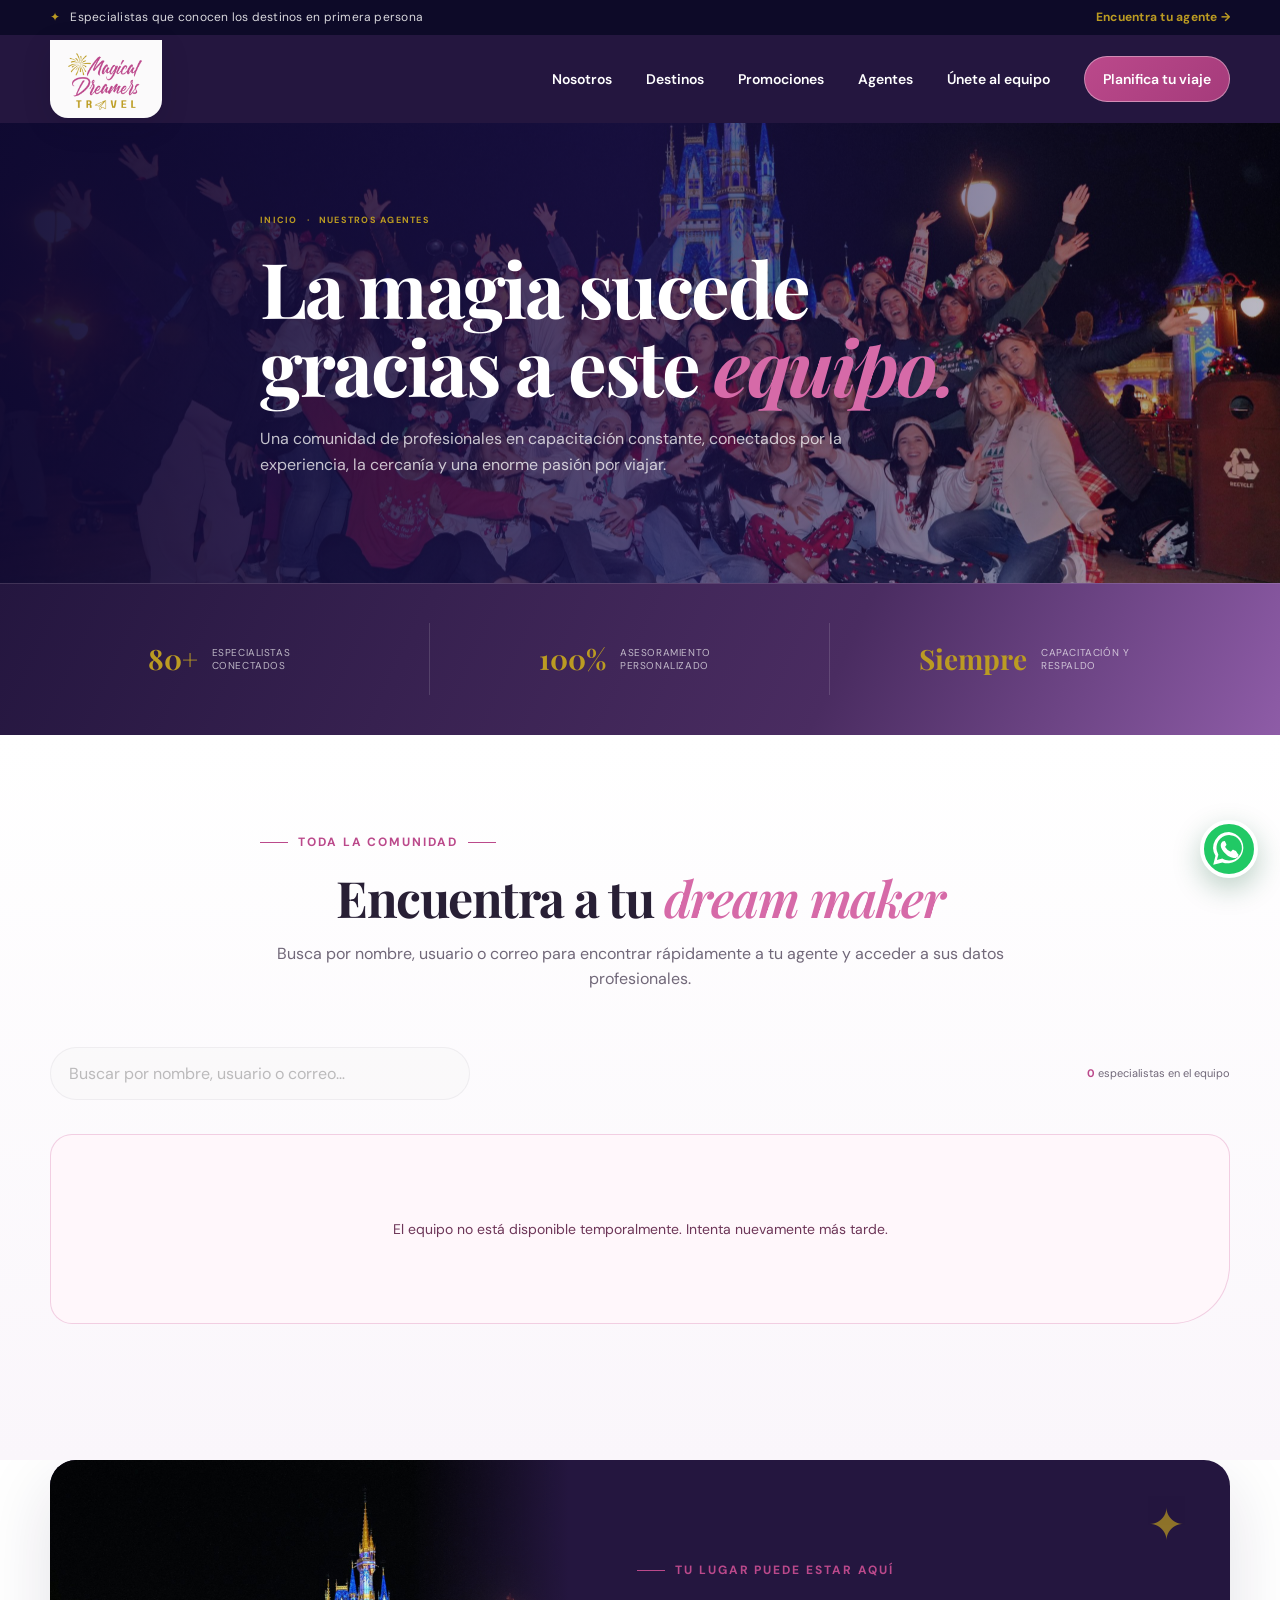
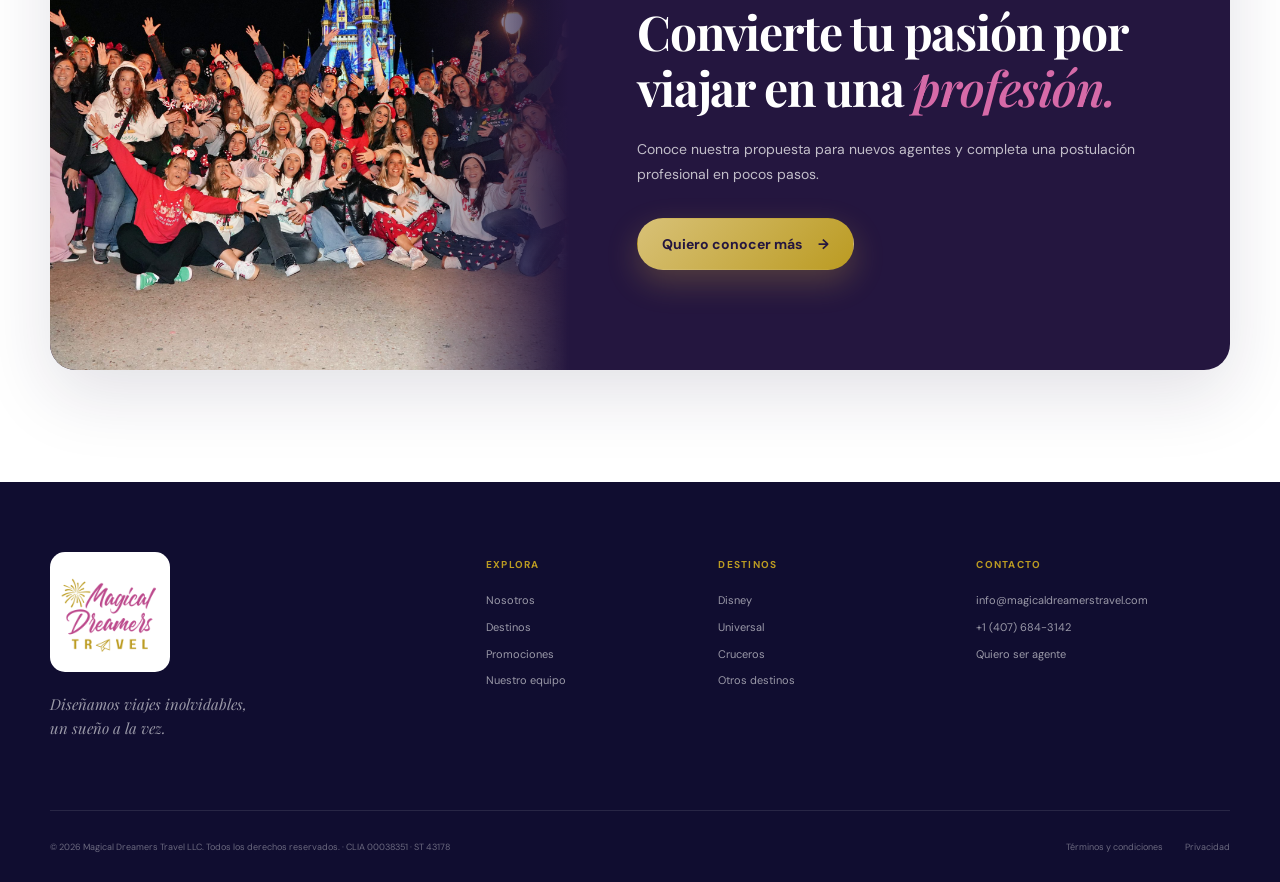
<file: agentes.html>
<!DOCTYPE html>
<html lang="es"><head><meta charset="UTF-8"><meta name="viewport" content="width=device-width, initial-scale=1.0"><meta name="description" content="Conoce al equipo de especialistas de Magical Dreamers Travel."><meta name="theme-color" content="#24163f"><title>Nuestros agentes | Magical Dreamers Travel</title><link rel="preconnect" href="https://fonts.googleapis.com"><link rel="preconnect" href="https://fonts.gstatic.com" crossorigin><link href="https://fonts.googleapis.com/css2?family=DM+Sans:wght@400;500;600;700&family=Playfair+Display:ital,wght@0,600;0,700;1,600&display=swap" rel="stylesheet"><link rel="icon" href="assets/logo.png" type="image/png"><link rel="apple-touch-icon" href="assets/logo.png"><link rel="stylesheet" href="styles.css?v=production-13"></head>
<body class="inner-page agents-page">
  <a class="skip-link" href="#main">Saltar al contenido</a>
  <header class="site-header"><div class="announcement"><div class="container announcement__inner"><p><span class="spark">✦</span> Especialistas que conocen los destinos en primera persona</p><a href="#directorio">Encuentra tu agente →</a></div></div><nav class="navbar container" aria-label="Navegación principal"><a class="brand" href="index.html" aria-label="Magical Dreamers Travel, inicio"><img src="assets/logo.png" alt="Magical Dreamers Travel"></a><div class="nav-links" id="nav-links"><a href="index.html#nosotros">Nosotros</a><a href="index.html#destinos">Destinos</a><a href="promociones.html">Promociones</a><a href="agentes.html" aria-current="page">Agentes</a><a href="quiero-ser-agente.html">Únete al equipo</a><a href="index.html#contacto" class="nav-cta">Planifica tu viaje</a></div><button class="menu-toggle" id="menu-toggle" type="button" aria-label="Abrir menú" aria-expanded="false" aria-controls="nav-links"><span></span><span></span><span></span></button></nav></header>
  <main id="main">
    <section class="page-hero" style="--hero-image:url('assets/team-night.jpg')"><div class="container page-hero__content reveal"><div class="breadcrumb"><a href="index.html">Inicio</a><span>·</span><span>Nuestros agentes</span></div><h1>La magia sucede<br>gracias a este <em>equipo.</em></h1><p>Una comunidad de profesionales en capacitación constante, conectados por la experiencia, la cercanía y una enorme pasión por viajar.</p></div></section>
    <section class="team-values"><div class="container team-values__grid"><article class="reveal"><strong>80+</strong><span>especialistas conectados</span></article><article class="reveal"><strong>100%</strong><span>asesoramiento personalizado</span></article><article class="reveal"><strong>Siempre</strong><span>capacitación y respaldo</span></article></div></section>
    <section class="team-page section section-curve section-curve--cream" id="directorio"><div class="container"><div class="page-intro reveal"><div class="eyebrow"><span></span> Toda la comunidad <span></span></div><h2>Encuentra a tu <em>dream maker</em></h2><p>Busca por nombre, usuario o correo para encontrar rápidamente a tu agente y acceder a sus datos profesionales.</p></div><div class="team-toolbar reveal"><input class="team-search" id="agent-search" type="search" placeholder="Buscar por nombre, usuario o correo…" aria-label="Buscar agente por nombre, usuario o correo" disabled><p class="team-count"><strong id="agent-count">—</strong> especialistas en el equipo</p></div><div class="data-state data-state--loading" id="agent-status" role="status" aria-live="polite"><span class="data-state__loader" aria-hidden="true"></span><p>Cargando el equipo…</p></div><div class="full-agent-grid" id="full-agent-grid"></div><div class="empty-agents" id="empty-agents">No encontramos coincidencias. Intenta con otro nombre.</div></div></section>
    <section class="join section"><div class="container join__card reveal"><div class="join__photo" role="img" aria-label="Equipo de Magical Dreamers en Disney"></div><div class="join__content"><span class="join__spark">✦</span><div class="eyebrow eyebrow--light"><span></span> Tu lugar puede estar aquí</div><h2>Convierte tu pasión por viajar en una <em>profesión.</em></h2><p>Conoce nuestra propuesta para nuevos agentes y completa una postulación profesional en pocos pasos.</p><a class="btn btn--gold" href="quiero-ser-agente.html">Quiero conocer más <span>→</span></a></div></div></section>
  </main>
  <footer class="footer"><div class="container footer__top"><div class="footer__brand"><img src="assets/logo.png" alt="Magical Dreamers Travel"><p>Diseñamos viajes inolvidables, un sueño a la vez.</p></div><div class="footer__col"><h3>Explora</h3><a href="index.html#nosotros">Nosotros</a><a href="index.html#destinos">Destinos</a><a href="promociones.html">Promociones</a><a href="agentes.html">Nuestro equipo</a></div><div class="footer__col"><h3>Destinos</h3><a href="index.html#destinos">Disney</a><a href="index.html#destinos">Universal</a><a href="index.html#destinos">Cruceros</a><a href="index.html#destinos">Otros destinos</a></div><div class="footer__col"><h3>Contacto</h3><a href="mailto:info@magicaldreamerstravel.com">info@magicaldreamerstravel.com</a><a class="whatsapp-action" href="#" data-message="Hola Magical Dreamers, necesito ayuda para contactar a mi agente.">+1 (407) 684-3142</a><a href="quiero-ser-agente.html">Quiero ser agente</a></div></div><div class="container footer__bottom"><p>© <span id="year"></span> Magical Dreamers Travel LLC. Todos los derechos reservados. · CLIA 00038351 · ST 43178</p><div><a href="terminos.html">Términos y condiciones</a><a href="privacidad.html">Privacidad</a></div></div></footer>
  <button class="whatsapp whatsapp-action" type="button" aria-label="Contactar por WhatsApp" data-message="Hola Magical Dreamers, necesito ayuda para encontrar o contactar a mi agente."><span class="whatsapp__pulse"></span><svg viewBox="0 0 32 32" aria-hidden="true"><path d="M16 3a12 12 0 0 0-10.3 18.2L4 28l7-1.7A12 12 0 1 0 16 3Zm0 21.8c-1.7 0-3.4-.5-4.8-1.3l-.3-.2-4.1 1 1.1-4-.2-.4A9.7 9.7 0 1 1 16 24.8Zm5.3-7.2c-.3-.1-1.7-.8-2-1-.3-.1-.5-.1-.7.2l-.9 1c-.2.2-.4.2-.7.1a8 8 0 0 1-3.8-3.3c-.3-.5.3-.5.8-1.6.1-.2 0-.4 0-.6l-.9-2c-.2-.5-.5-.4-.7-.4h-.6c-.2 0-.6.1-.9.4-.3.4-1.2 1.2-1.2 2.9s1.2 3.3 1.4 3.6c.1.2 2.4 3.7 5.9 5.2 2.2.9 3 .9 4.1.7.7-.1 1.7-.7 1.9-1.4.2-.7.2-1.3.2-1.4-.1-.2-.3-.3-.6-.4Z"/></svg><span class="whatsapp__label">WhatsApp</span></button>
<script src="sanity.js?v=production-10"></script>
<script src="script.js?v=production-14"></script>
</body></html>
</file>
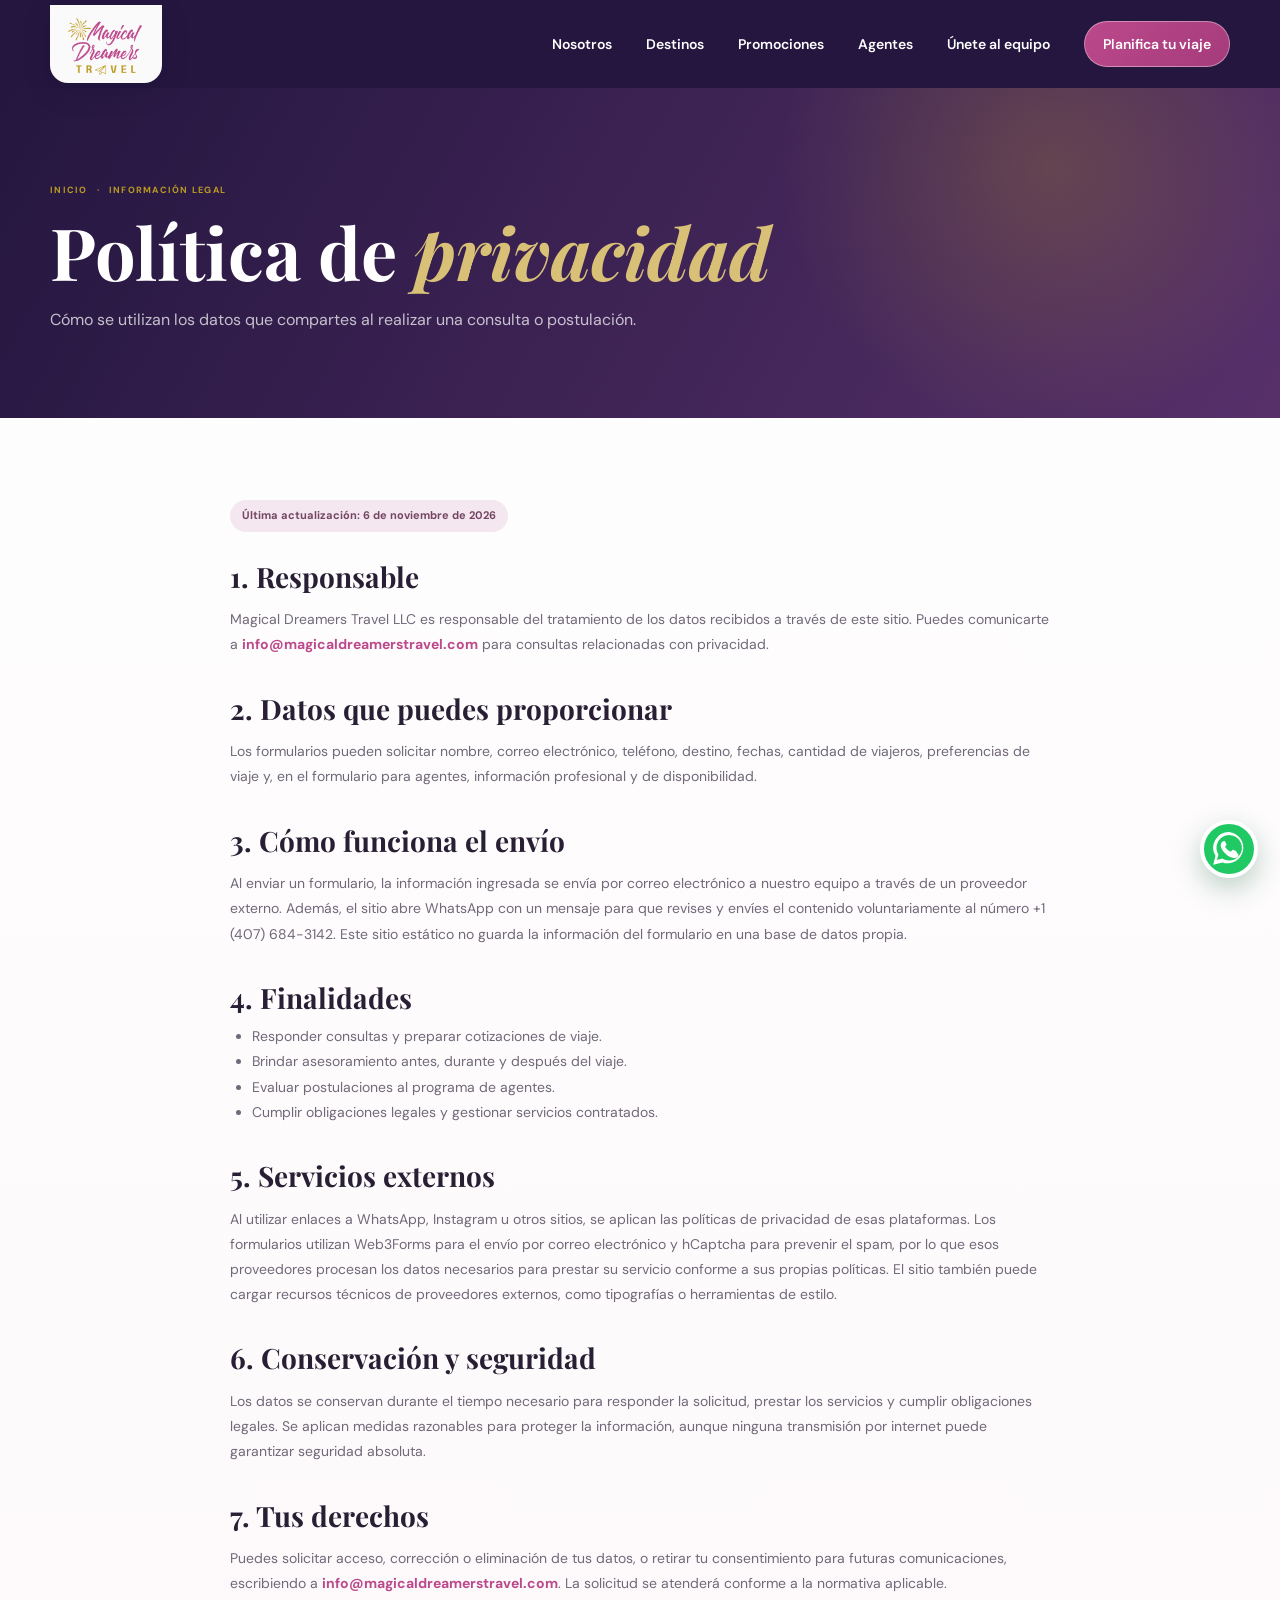
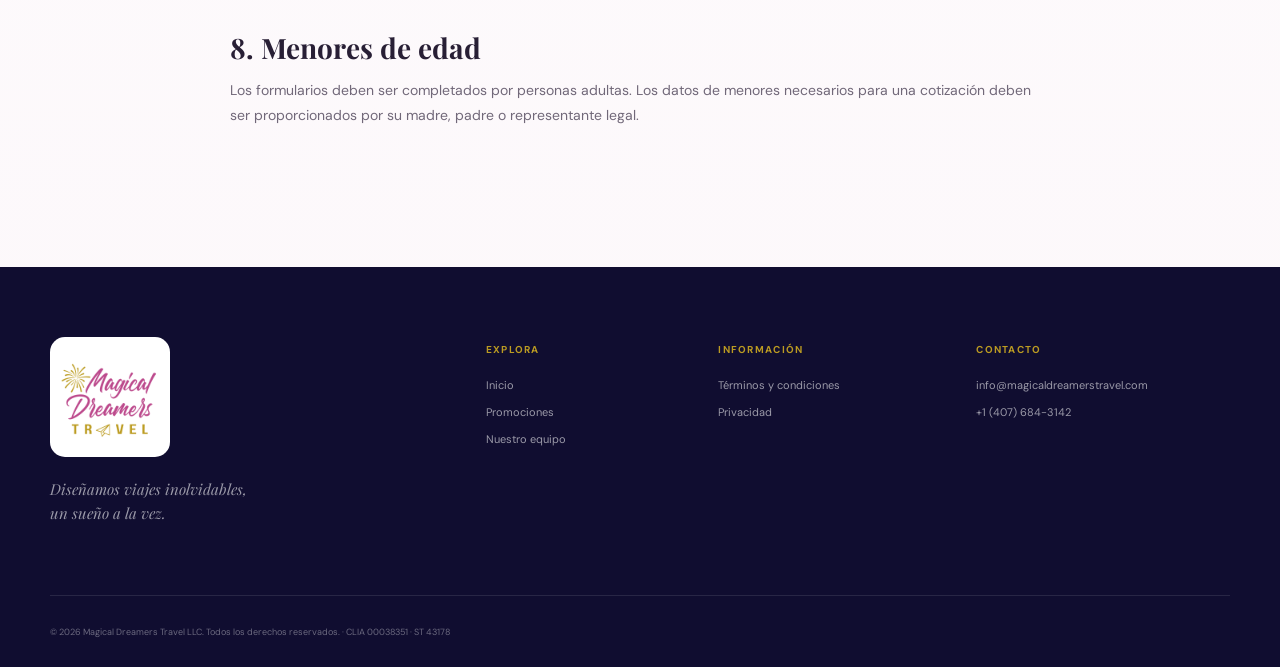
<file: privacidad.html>
<!DOCTYPE html>
<html lang="es">
<head>
  <meta charset="UTF-8">
  <meta name="viewport" content="width=device-width, initial-scale=1.0">
  <meta name="description" content="Política de privacidad de Magical Dreamers Travel.">
  <meta name="theme-color" content="#24163f">
  <title>Privacidad | Magical Dreamers Travel</title>
  <link rel="preconnect" href="https://fonts.googleapis.com">
  <link rel="preconnect" href="https://fonts.gstatic.com" crossorigin>
  <link href="https://fonts.googleapis.com/css2?family=DM+Sans:wght@400;500;600;700&family=Playfair+Display:ital,wght@0,600;0,700;1,600&display=swap" rel="stylesheet">
  <link rel="icon" href="assets/logo.png" type="image/png">
  <link rel="apple-touch-icon" href="assets/logo.png">
<link rel="stylesheet" href="styles.css?v=production-13">
</head>
<body class="inner-page legal-page">
  <a class="skip-link" href="#main">Saltar al contenido</a>
  <header class="site-header"><nav class="navbar container" aria-label="Navegación principal"><a class="brand" href="index.html" aria-label="Magical Dreamers Travel, inicio"><img src="assets/logo.png" alt="Magical Dreamers Travel"></a><div class="nav-links" id="nav-links"><a href="index.html#nosotros">Nosotros</a><a href="index.html#destinos">Destinos</a><a href="promociones.html">Promociones</a><a href="agentes.html">Agentes</a><a href="quiero-ser-agente.html">Únete al equipo</a><a href="index.html#contacto" class="nav-cta">Planifica tu viaje</a></div><button class="menu-toggle" id="menu-toggle" type="button" aria-label="Abrir menú" aria-expanded="false" aria-controls="nav-links"><span></span><span></span><span></span></button></nav></header>
  <main id="main">
    <section class="legal-hero"><div class="container legal-hero__content"><div class="breadcrumb"><a href="index.html">Inicio</a><span>·</span><span>Información legal</span></div><h1>Política de <em>privacidad</em></h1><p>Cómo se utilizan los datos que compartes al realizar una consulta o postulación.</p></div></section>
    <article class="legal-content">
      <span class="legal-updated">Última actualización: 6 de noviembre de 2026</span>
      <section><h2>1. Responsable</h2><p>Magical Dreamers Travel LLC es responsable del tratamiento de los datos recibidos a través de este sitio. Puedes comunicarte a <a href="mailto:info@magicaldreamerstravel.com">info@magicaldreamerstravel.com</a> para consultas relacionadas con privacidad.</p></section>
      <section><h2>2. Datos que puedes proporcionar</h2><p>Los formularios pueden solicitar nombre, correo electrónico, teléfono, destino, fechas, cantidad de viajeros, preferencias de viaje y, en el formulario para agentes, información profesional y de disponibilidad.</p></section>
      <section><h2>3. Cómo funciona el envío</h2><p>Al enviar un formulario, la información ingresada se envía por correo electrónico a nuestro equipo a través de un proveedor externo. Además, el sitio abre WhatsApp con un mensaje para que revises y envíes el contenido voluntariamente al número +1 (407) 684-3142. Este sitio estático no guarda la información del formulario en una base de datos propia.</p></section>
      <section><h2>4. Finalidades</h2><ul><li>Responder consultas y preparar cotizaciones de viaje.</li><li>Brindar asesoramiento antes, durante y después del viaje.</li><li>Evaluar postulaciones al programa de agentes.</li><li>Cumplir obligaciones legales y gestionar servicios contratados.</li></ul></section>
      <section><h2>5. Servicios externos</h2><p>Al utilizar enlaces a WhatsApp, Instagram u otros sitios, se aplican las políticas de privacidad de esas plataformas. Los formularios utilizan Web3Forms para el envío por correo electrónico y hCaptcha para prevenir el spam, por lo que esos proveedores procesan los datos necesarios para prestar su servicio conforme a sus propias políticas. El sitio también puede cargar recursos técnicos de proveedores externos, como tipografías o herramientas de estilo.</p></section>
      <section><h2>6. Conservación y seguridad</h2><p>Los datos se conservan durante el tiempo necesario para responder la solicitud, prestar los servicios y cumplir obligaciones legales. Se aplican medidas razonables para proteger la información, aunque ninguna transmisión por internet puede garantizar seguridad absoluta.</p></section>
      <section><h2>7. Tus derechos</h2><p>Puedes solicitar acceso, corrección o eliminación de tus datos, o retirar tu consentimiento para futuras comunicaciones, escribiendo a <a href="mailto:info@magicaldreamerstravel.com">info@magicaldreamerstravel.com</a>. La solicitud se atenderá conforme a la normativa aplicable.</p></section>
      <section><h2>8. Menores de edad</h2><p>Los formularios deben ser completados por personas adultas. Los datos de menores necesarios para una cotización deben ser proporcionados por su madre, padre o representante legal.</p></section>
    </article>
  </main>
  <footer class="footer"><div class="container footer__top"><div class="footer__brand"><img src="assets/logo.png" alt="Magical Dreamers Travel"><p>Diseñamos viajes inolvidables, un sueño a la vez.</p></div><div class="footer__col"><h3>Explora</h3><a href="index.html">Inicio</a><a href="promociones.html">Promociones</a><a href="agentes.html">Nuestro equipo</a></div><div class="footer__col"><h3>Información</h3><a href="terminos.html">Términos y condiciones</a><a href="privacidad.html">Privacidad</a></div><div class="footer__col"><h3>Contacto</h3><a href="mailto:info@magicaldreamerstravel.com">info@magicaldreamerstravel.com</a><a class="whatsapp-action" href="#" data-message="Hola Magical Dreamers, quisiera realizar una consulta.">+1 (407) 684-3142</a></div></div><div class="container footer__bottom"><p>© <span id="year"></span> Magical Dreamers Travel LLC. Todos los derechos reservados. · CLIA 00038351 · ST 43178</p></div></footer>
  <button class="whatsapp whatsapp-action" type="button" aria-label="Contactar por WhatsApp" data-message="Hola Magical Dreamers, quisiera realizar una consulta."><span class="whatsapp__pulse"></span><svg viewBox="0 0 32 32" aria-hidden="true"><path d="M16 3a12 12 0 0 0-10.3 18.2L4 28l7-1.7A12 12 0 1 0 16 3Zm0 21.8c-1.7 0-3.4-.5-4.8-1.3l-.3-.2-4.1 1 1.1-4-.2-.4A9.7 9.7 0 1 1 16 24.8Zm5.3-7.2c-.3-.1-1.7-.8-2-1-.3-.1-.5-.1-.7.2l-.9 1c-.2.2-.4.2-.7.1a8 8 0 0 1-3.8-3.3c-.3-.5.3-.5.8-1.6.1-.2 0-.4 0-.6l-.9-2c-.2-.5-.5-.4-.7-.4h-.6c-.2 0-.6.1-.9.4-.3.4-1.2 1.2-1.2 2.9s1.2 3.3 1.4 3.6c.1.2 2.4 3.7 5.9 5.2 2.2.9 3 .9 4.1.7.7-.1 1.7-.7 1.9-1.4.2-.7.2-1.3.2-1.4-.1-.2-.3-.3-.6-.4Z"/></svg><span class="whatsapp__label">WhatsApp</span></button>
<script src="script.js?v=production-14"></script>
</body>
</html>
</file>
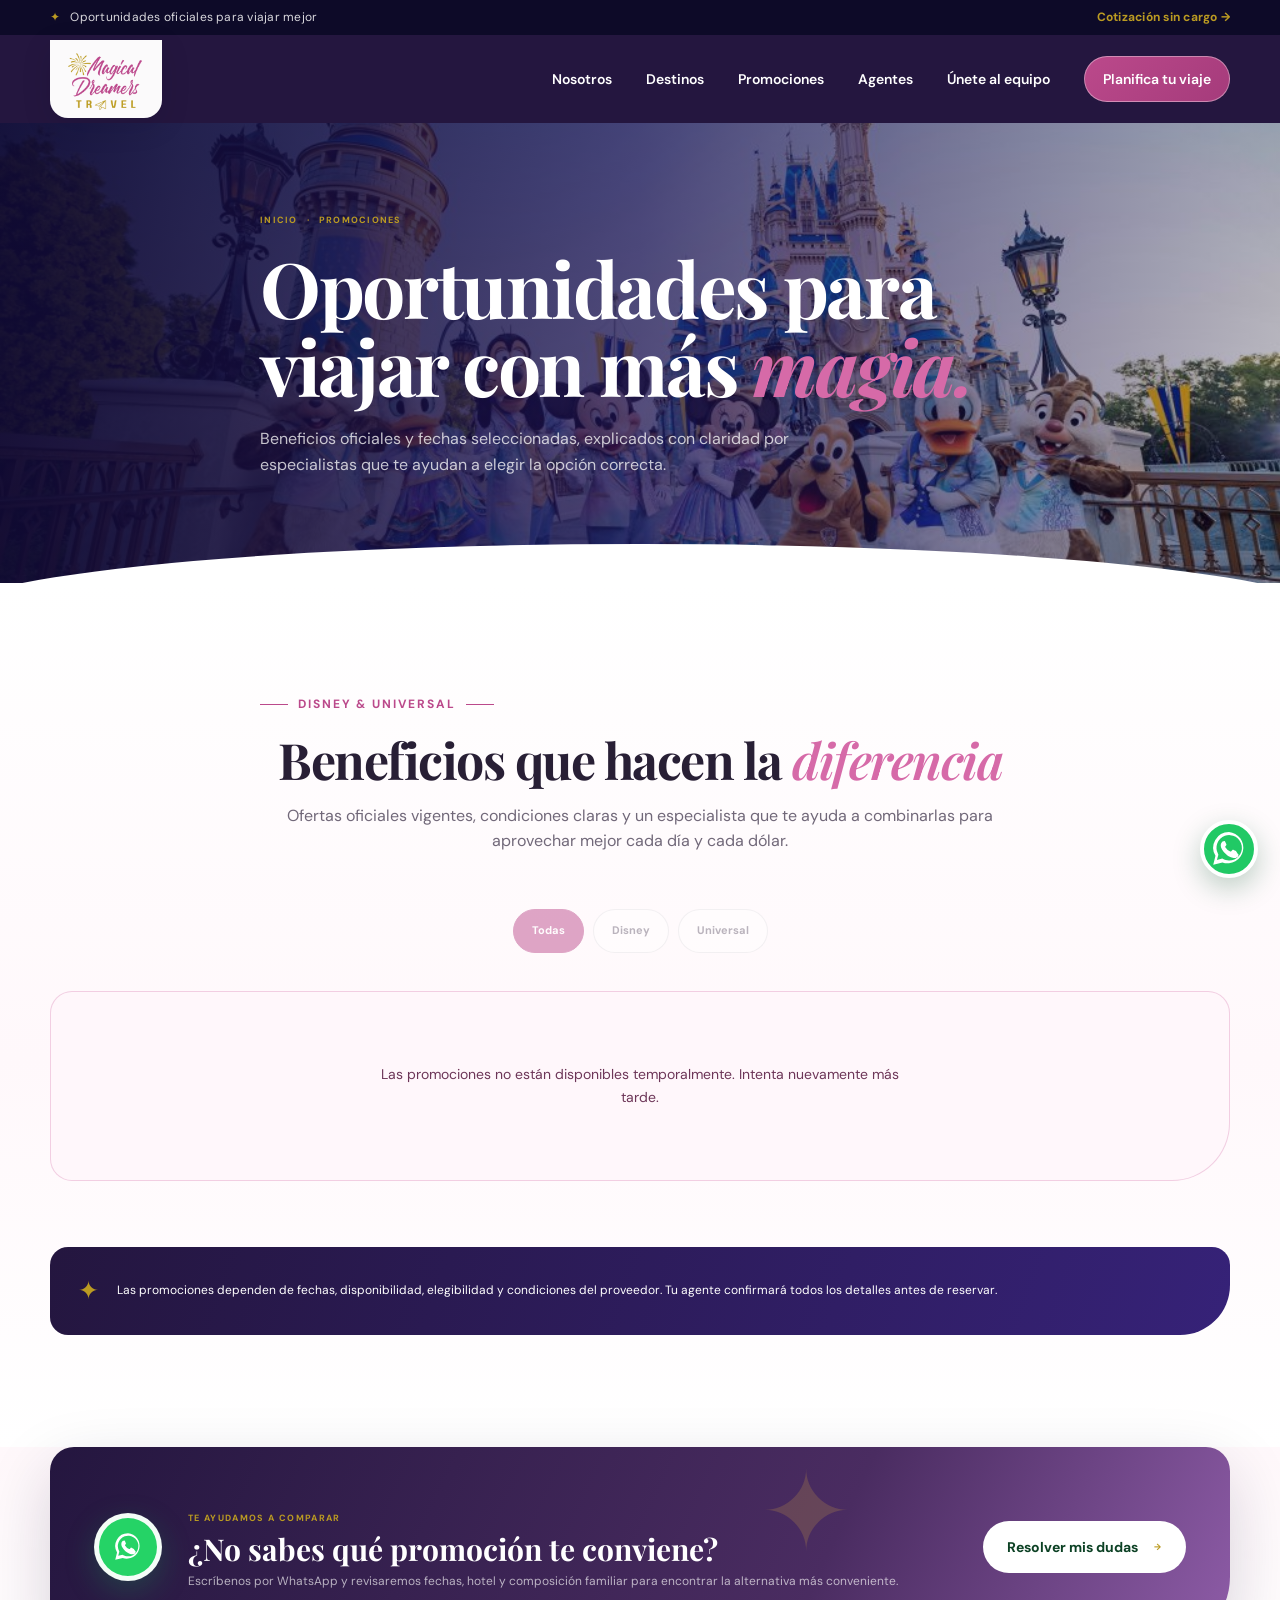
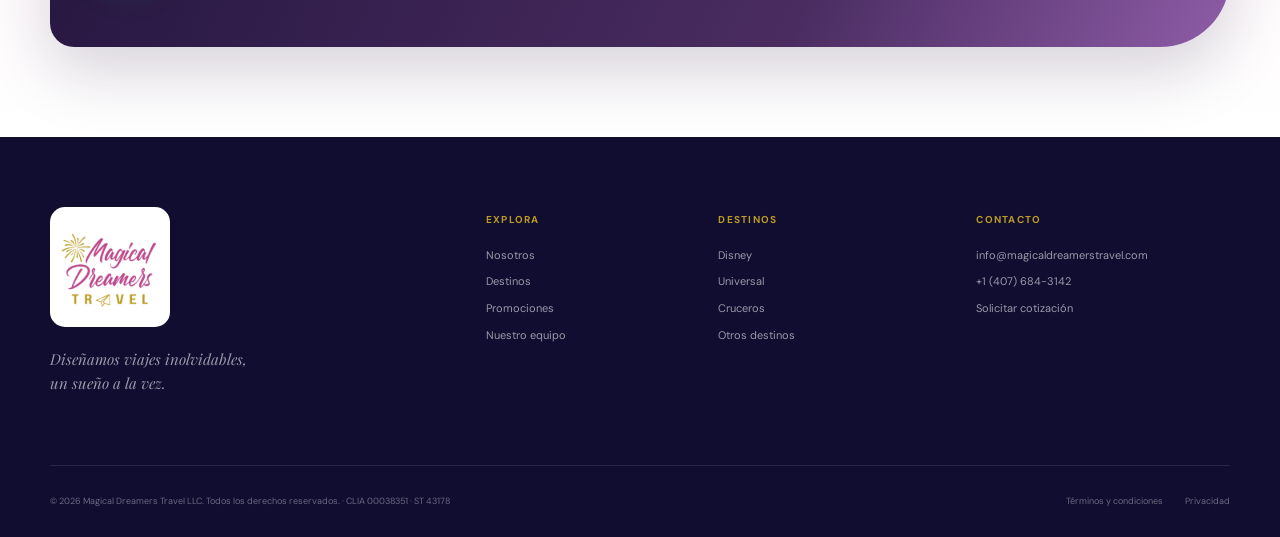
<file: promociones.html>
<!DOCTYPE html>
<html lang="es">
<head>
  <meta charset="UTF-8"><meta name="viewport" content="width=device-width, initial-scale=1.0">
  <meta name="description" content="Promociones destacadas para viajar a Disney, Universal, cruceros y otros destinos con Magical Dreamers Travel.">
  <meta name="theme-color" content="#24163f"><title>Promociones | Magical Dreamers Travel</title>
  <link rel="preconnect" href="https://fonts.googleapis.com"><link rel="preconnect" href="https://fonts.gstatic.com" crossorigin>
  <link href="https://fonts.googleapis.com/css2?family=DM+Sans:wght@400;500;600;700&family=Playfair+Display:ital,wght@0,600;0,700;1,600&display=swap" rel="stylesheet">
<link rel="icon" href="assets/logo.png" type="image/png"><link rel="apple-touch-icon" href="assets/logo.png"><link rel="stylesheet" href="styles.css?v=production-13">
</head>
<body class="inner-page">
  <a class="skip-link" href="#main">Saltar al contenido</a>
  <header class="site-header">
    <div class="announcement"><div class="container announcement__inner"><p><span class="spark">✦</span> Oportunidades oficiales para viajar mejor</p><a href="index.html#contacto">Cotización sin cargo →</a></div></div>
    <nav class="navbar container" aria-label="Navegación principal"><a class="brand" href="index.html" aria-label="Magical Dreamers Travel, inicio"><img src="assets/logo.png" alt="Magical Dreamers Travel"></a><div class="nav-links" id="nav-links"><a href="index.html#nosotros">Nosotros</a><a href="index.html#destinos">Destinos</a><a href="promociones.html" aria-current="page">Promociones</a><a href="agentes.html">Agentes</a><a href="quiero-ser-agente.html">Únete al equipo</a><a href="index.html#contacto" class="nav-cta">Planifica tu viaje</a></div><button class="menu-toggle" id="menu-toggle" type="button" aria-label="Abrir menú" aria-expanded="false" aria-controls="nav-links"><span></span><span></span><span></span></button></nav>
  </header>
  <main id="main">
    <section class="page-hero" style="--hero-image:url('assets/disney.jpg')"><div class="container page-hero__content reveal"><div class="breadcrumb"><a href="index.html">Inicio</a><span>·</span><span>Promociones</span></div><h1>Oportunidades para<br>viajar con más <em>magia.</em></h1><p>Beneficios oficiales y fechas seleccionadas, explicados con claridad por especialistas que te ayudan a elegir la opción correcta.</p></div></section>
    <section class="promo-page section">
      <div class="container">
        <div class="page-intro reveal"><div class="eyebrow"><span></span> Disney & Universal <span></span></div><h2>Beneficios que hacen la <em>diferencia</em></h2><p>Ofertas oficiales vigentes, condiciones claras y un especialista que te ayuda a combinarlas para aprovechar mejor cada día y cada dólar.</p></div>
        <div class="promo-filter reveal" role="group" aria-label="Filtrar promociones"><button class="is-active" data-filter="all" disabled>Todas</button><button data-filter="disney" disabled>Disney</button><button data-filter="universal" disabled>Universal</button></div>
        <div class="data-state data-state--loading" id="promotion-status" role="status" aria-live="polite"><span class="data-state__loader" aria-hidden="true"></span><p>Cargando promociones…</p></div>
        <div class="offer-grid" id="offer-grid"></div>
        <div class="offer-note reveal"><span>✦</span><p>Las promociones dependen de fechas, disponibilidad, elegibilidad y condiciones del proveedor. Tu agente confirmará todos los detalles antes de reservar.</p></div>
      </div>
    </section>
    <section class="whatsapp-cta"><div class="container whatsapp-cta__card reveal"><div class="whatsapp-cta__icon"><svg viewBox="0 0 32 32" aria-hidden="true"><path d="M16 3a12 12 0 0 0-10.3 18.2L4 28l7-1.7A12 12 0 1 0 16 3Zm0 21.8c-1.7 0-3.4-.5-4.8-1.3l-.3-.2-4.1 1 1.1-4-.2-.4A9.7 9.7 0 1 1 16 24.8Zm5.3-7.2c-.3-.1-1.7-.8-2-1-.3-.1-.5-.1-.7.2l-.9 1c-.2.2-.4.2-.7.1a8 8 0 0 1-3.8-3.3c-.3-.5.3-.5.8-1.6.1-.2 0-.4 0-.6l-.9-2c-.2-.5-.5-.4-.7-.4h-.6c-.2 0-.6.1-.9.4-.3.4-1.2 1.2-1.2 2.9s1.2 3.3 1.4 3.6c.1.2 2.4 3.7 5.9 5.2 2.2.9 3 .9 4.1.7.7-.1 1.7-.7 1.9-1.4.2-.7.2-1.3.2-1.4-.1-.2-.3-.3-.6-.4Z"/></svg></div><div><span>TE AYUDAMOS A COMPARAR</span><h2>¿No sabes qué promoción te conviene?</h2><p>Escríbenos por WhatsApp y revisaremos fechas, hotel y composición familiar para encontrar la alternativa más conveniente.</p></div><button class="btn btn--whatsapp whatsapp-action" type="button" data-message="Hola Magical Dreamers, quisiera comparar las promociones disponibles para Disney y Universal.">Resolver mis dudas <span>→</span></button></div></section>
  </main>
  <footer class="footer"><div class="container footer__top"><div class="footer__brand"><img src="assets/logo.png" alt="Magical Dreamers Travel"><p>Diseñamos viajes inolvidables, un sueño a la vez.</p></div><div class="footer__col"><h3>Explora</h3><a href="index.html#nosotros">Nosotros</a><a href="index.html#destinos">Destinos</a><a href="promociones.html">Promociones</a><a href="agentes.html">Nuestro equipo</a></div><div class="footer__col"><h3>Destinos</h3><a href="index.html#destinos">Disney</a><a href="index.html#destinos">Universal</a><a href="index.html#destinos">Cruceros</a><a href="index.html#destinos">Otros destinos</a></div><div class="footer__col"><h3>Contacto</h3><a href="mailto:info@magicaldreamerstravel.com">info@magicaldreamerstravel.com</a><a class="whatsapp-action" href="#" data-message="Hola Magical Dreamers, quisiera consultar por promociones disponibles.">+1 (407) 684-3142</a><a href="index.html#contacto">Solicitar cotización</a></div></div><div class="container footer__bottom"><p>© <span id="year"></span> Magical Dreamers Travel LLC. Todos los derechos reservados. · CLIA 00038351 · ST 43178</p><div><a href="terminos.html">Términos y condiciones</a><a href="privacidad.html">Privacidad</a></div></div></footer>
  <button class="whatsapp whatsapp-action" type="button" aria-label="Contactar por WhatsApp" data-message="Hola Magical Dreamers, quisiera consultar por las promociones disponibles para mi viaje."><span class="whatsapp__pulse"></span><svg viewBox="0 0 32 32" aria-hidden="true"><path d="M16 3a12 12 0 0 0-10.3 18.2L4 28l7-1.7A12 12 0 1 0 16 3Zm0 21.8c-1.7 0-3.4-.5-4.8-1.3l-.3-.2-4.1 1 1.1-4-.2-.4A9.7 9.7 0 1 1 16 24.8Zm5.3-7.2c-.3-.1-1.7-.8-2-1-.3-.1-.5-.1-.7.2l-.9 1c-.2.2-.4.2-.7.1a8 8 0 0 1-3.8-3.3c-.3-.5.3-.5.8-1.6.1-.2 0-.4 0-.6l-.9-2c-.2-.5-.5-.4-.7-.4h-.6c-.2 0-.6.1-.9.4-.3.4-1.2 1.2-1.2 2.9s1.2 3.3 1.4 3.6c.1.2 2.4 3.7 5.9 5.2 2.2.9 3 .9 4.1.7.7-.1 1.7-.7 1.9-1.4.2-.7.2-1.3.2-1.4-.1-.2-.3-.3-.6-.4Z"/></svg><span class="whatsapp__label">WhatsApp</span></button>
<script src="sanity.js?v=production-10"></script>
<script src="script.js?v=production-14"></script>
</body></html>
</file>
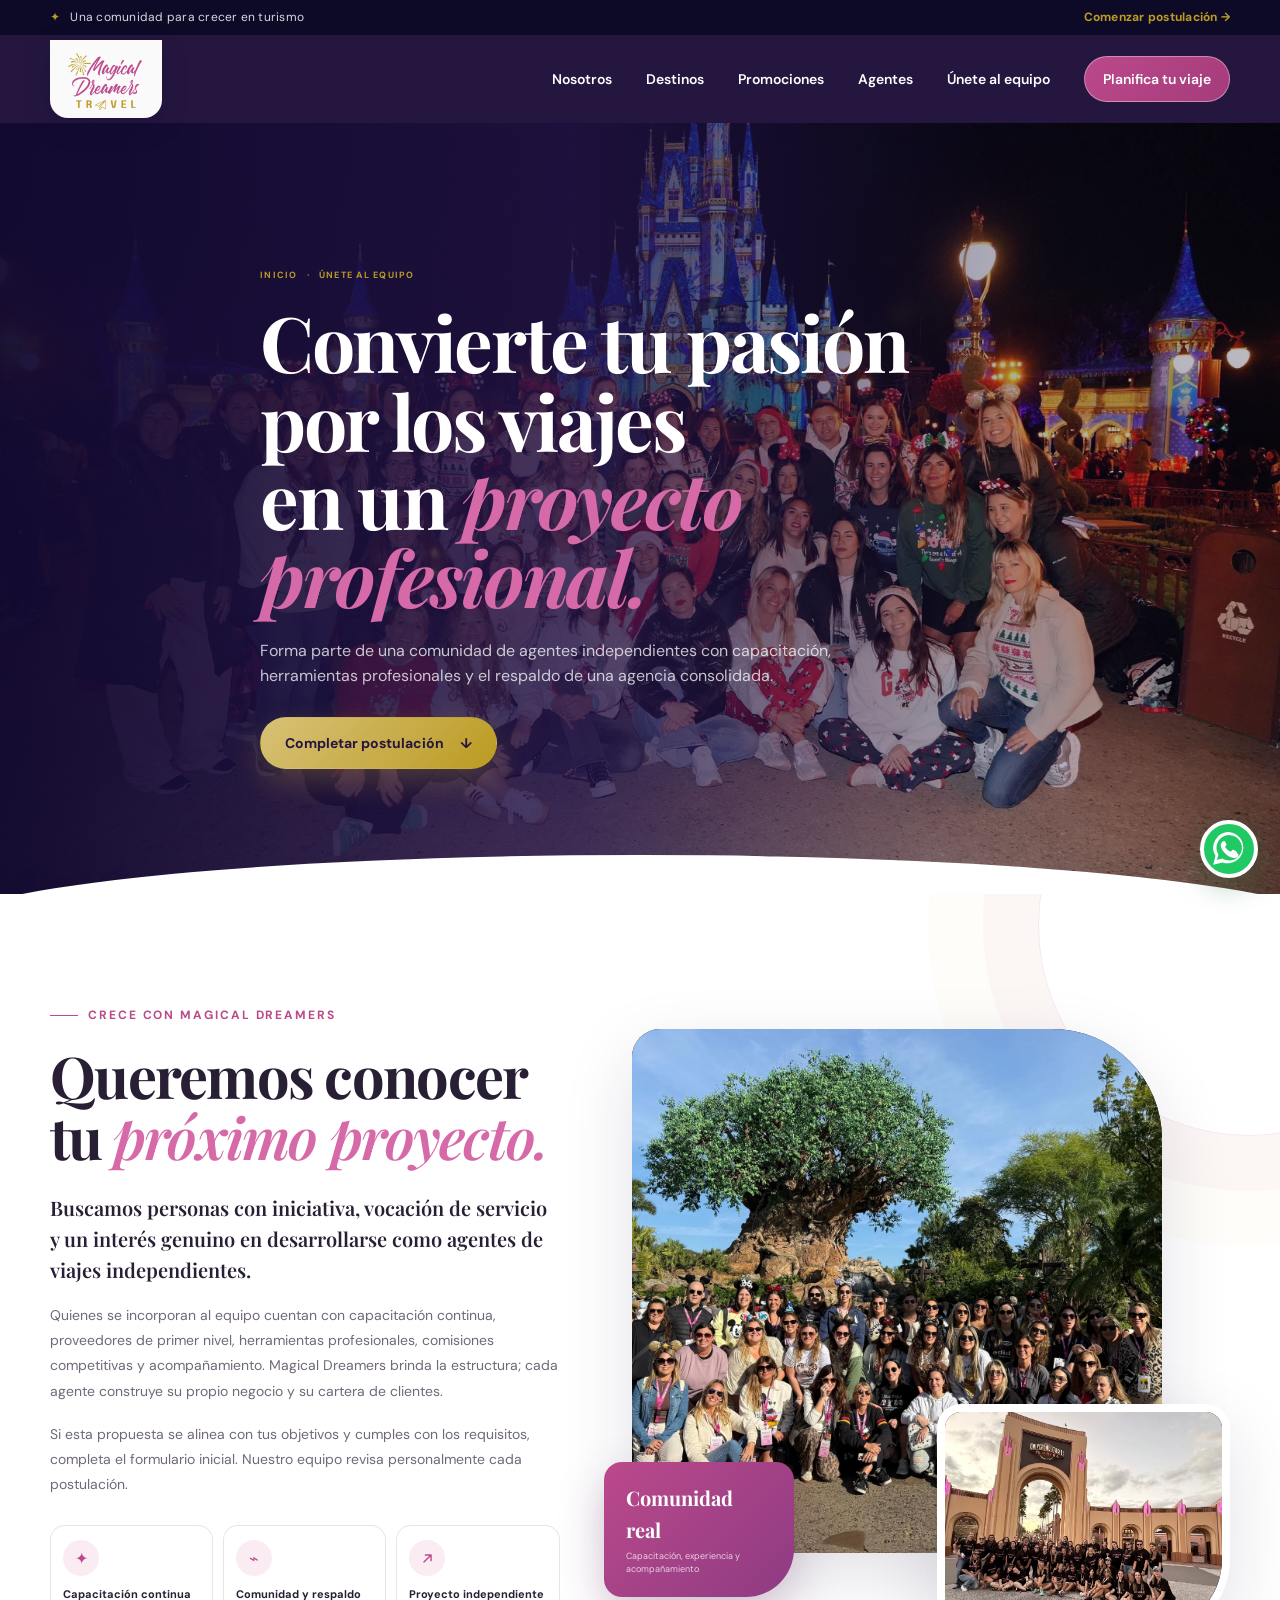
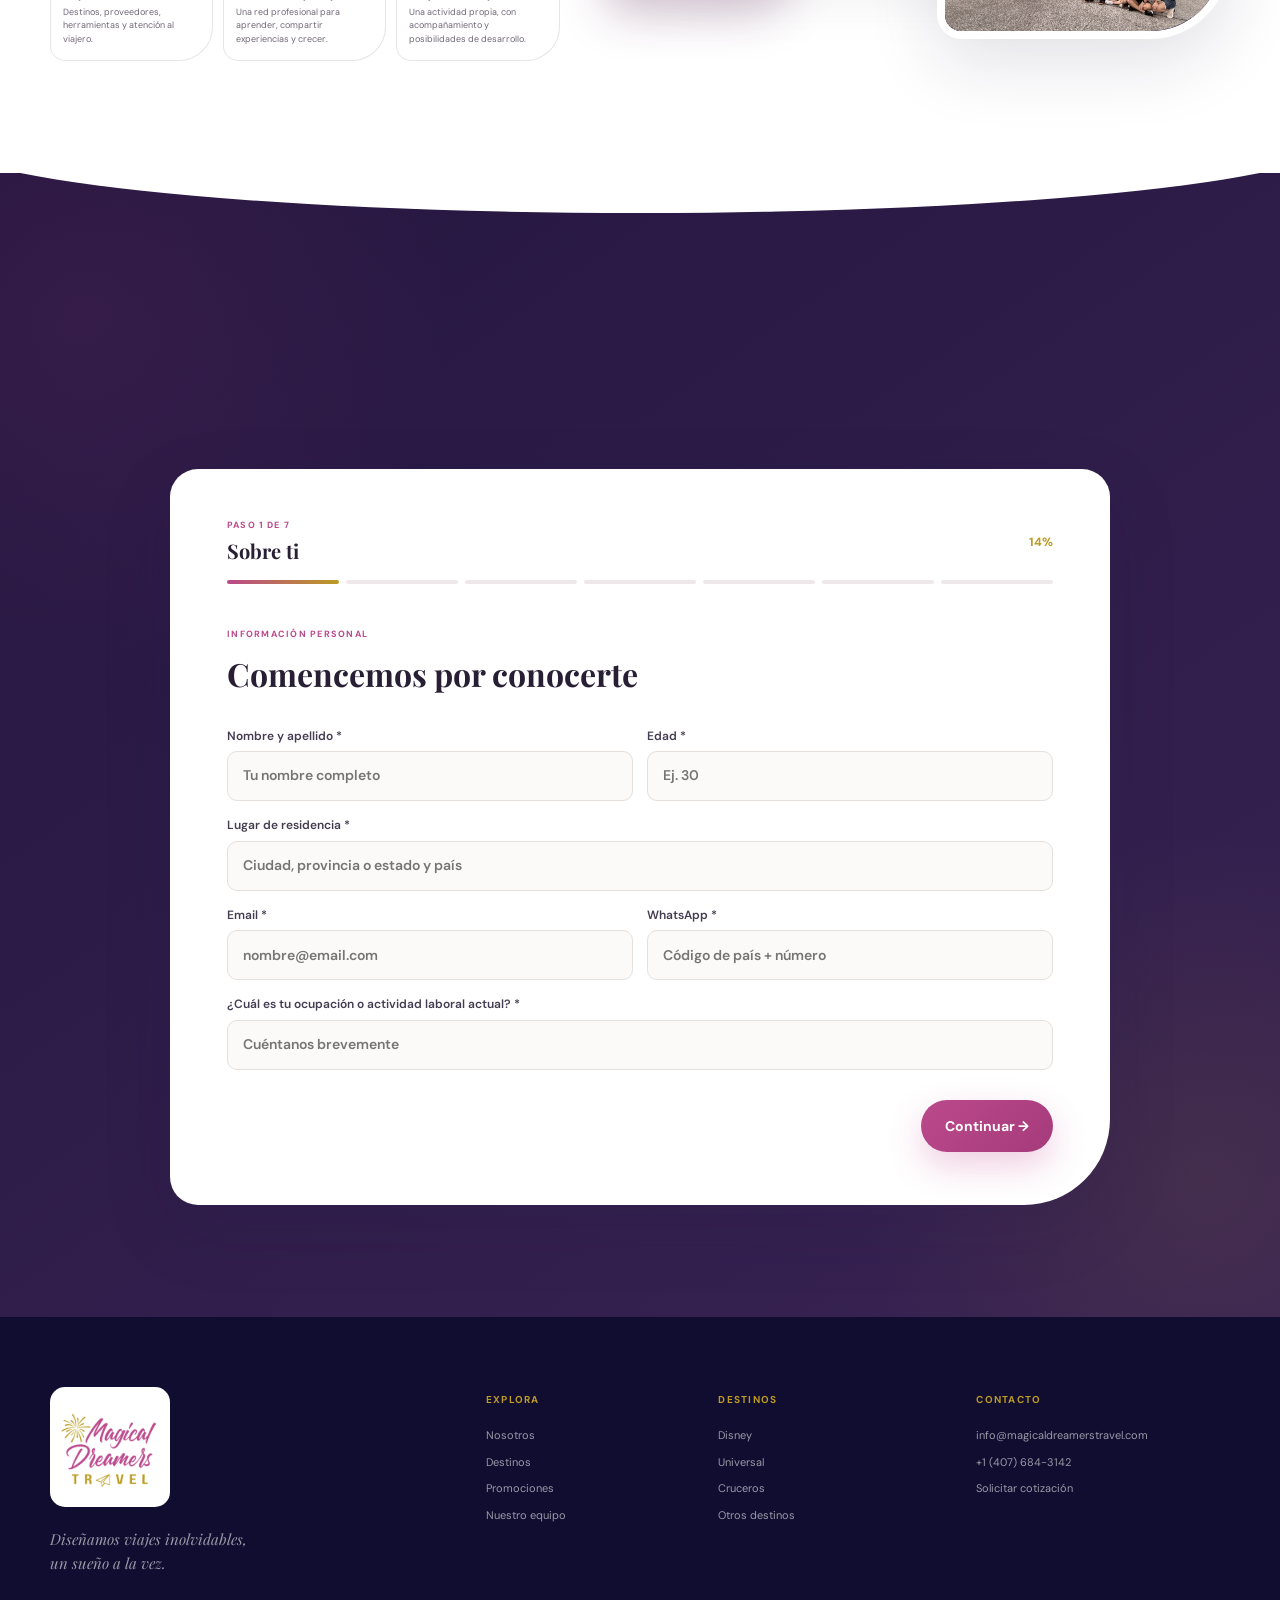
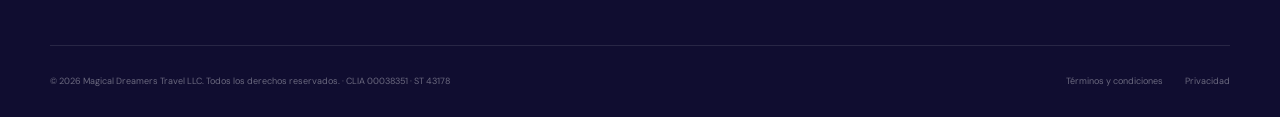
<file: quiero-ser-agente.html>
<!DOCTYPE html>
<html lang="es">
<head>
  <meta charset="UTF-8">
  <meta name="viewport" content="width=device-width, initial-scale=1.0, viewport-fit=cover">
  <meta name="description" content="Postúlate para desarrollarte profesionalmente como agente independiente de Magical Dreamers Travel.">
  <meta name="theme-color" content="#24163f">
  <title>Únete al equipo | Magical Dreamers Travel</title>
  <link rel="preconnect" href="https://fonts.googleapis.com">
  <link rel="preconnect" href="https://fonts.gstatic.com" crossorigin>
  <link href="https://fonts.googleapis.com/css2?family=DM+Sans:wght@400;500;600;700&family=Playfair+Display:ital,wght@0,600;0,700;1,600&display=swap" rel="stylesheet">
  <link rel="icon" href="assets/logo.png" type="image/png">
  <link rel="apple-touch-icon" href="assets/logo.png">
<link rel="stylesheet" href="styles.css?v=production-13">
</head>
<body class="inner-page career-application-page">
  <a class="skip-link" href="#main">Saltar al contenido</a>
  <header class="site-header">
    <div class="announcement"><div class="container announcement__inner"><p><span class="spark">✦</span> Una comunidad para crecer en turismo</p><a href="#postulacion">Comenzar postulación →</a></div></div>
    <nav class="navbar container" aria-label="Navegación principal">
      <a class="brand" href="index.html" aria-label="Magical Dreamers Travel, inicio"><img src="assets/logo.png" alt="Magical Dreamers Travel"></a>
      <div class="nav-links" id="nav-links"><a href="index.html#nosotros">Nosotros</a><a href="index.html#destinos">Destinos</a><a href="promociones.html">Promociones</a><a href="agentes.html">Agentes</a><a href="quiero-ser-agente.html" aria-current="page">Únete al equipo</a><a href="index.html#contacto" class="nav-cta">Planifica tu viaje</a></div>
      <button class="menu-toggle" id="menu-toggle" type="button" aria-label="Abrir menú" aria-expanded="false" aria-controls="nav-links"><span></span><span></span><span></span></button>
    </nav>
  </header>

  <main id="main">
    <section class="page-hero career-hero" style="--hero-image:url('assets/grupo-magical-1.webp')">
      <div class="container page-hero__content reveal">
        <div class="breadcrumb"><a href="index.html">Inicio</a><span>·</span><span>Únete al equipo</span></div>
        <h1>Convierte tu pasión por los viajes<br>en un <em>proyecto profesional.</em></h1>
        <p>Forma parte de una comunidad de agentes independientes con capacitación, herramientas profesionales y el respaldo de una agencia consolidada.</p>
        <a class="btn btn--gold" href="#postulacion">Completar postulación <span>↓</span></a>
      </div>
    </section>

    <section class="career-intro section">
      <div class="container career-intro__grid">
        <div class="career-intro__copy reveal">
          <div class="eyebrow"><span></span> Crece con Magical Dreamers</div>
          <h2>Queremos conocer tu <em>próximo proyecto.</em></h2>
          <p class="career-intro__lead">Buscamos personas con iniciativa, vocación de servicio y un interés genuino en desarrollarse como agentes de viajes independientes.</p>
          <p>Quienes se incorporan al equipo cuentan con capacitación continua, proveedores de primer nivel, herramientas profesionales, comisiones competitivas y acompañamiento. Magical Dreamers brinda la estructura; cada agente construye su propio negocio y su cartera de clientes.</p>
          <p>Si esta propuesta se alinea con tus objetivos y cumples con los requisitos, completa el formulario inicial. Nuestro equipo revisa personalmente cada postulación.</p>
          <div class="career-benefits">
            <article class="career-benefit"><span>✦</span><div><h3>Capacitación continua</h3><p>Destinos, proveedores, herramientas y atención al viajero.</p></div></article>
            <article class="career-benefit"><span>⌁</span><div><h3>Comunidad y respaldo</h3><p>Una red profesional para aprender, compartir experiencias y crecer.</p></div></article>
          <article class="career-benefit"><span aria-hidden="true"><svg viewBox="0 0 24 24" fill="none"><path d="M7 17 17 7M9 7h8v8" stroke="currentColor" stroke-width="2" stroke-linecap="round" stroke-linejoin="round"/></svg></span><div><h3>Proyecto independiente</h3><p>Una actividad propia, con acompañamiento y posibilidades de desarrollo.</p></div></article>
          </div>
        </div>
        <div class="career-community reveal reveal--delay" aria-label="Comunidad de agentes de Magical Dreamers">
          <figure class="career-community__main"><img src="assets/grupo-magical-2.webp" alt="Equipo de Magical Dreamers en Walt Disney World" width="1800" height="1350" loading="lazy"></figure>
          <figure class="career-community__secondary"><img src="assets/hero-equipo-universal.webp" alt="Equipo de Magical Dreamers durante una experiencia profesional en Universal Studios Florida" width="2400" height="1350" loading="lazy"></figure>
          <div class="career-community__badge"><strong>Comunidad real</strong><span>Capacitación, experiencia y acompañamiento</span></div>
        </div>
      </div>
    </section>

    <section class="career-page section" id="postulacion">
      <div class="container application-heading reveal">
        <div class="eyebrow eyebrow--light"><span></span> Formulario inicial de postulación</div>
        <h2>Cuéntanos sobre <em>ti.</em></h2>
        <p>Completarlo toma aproximadamente 8 minutos. Los campos con * son obligatorios.</p>
      </div>
      <form class="career-form career-form--extended reveal" id="career-form">
        <div class="form-status"><div><span id="career-step-label">Paso 1 de 7</span><strong id="career-step-title">Sobre ti</strong></div><span id="career-progress-text">14%</span></div>
        <div class="form-progress" aria-label="Progreso del formulario"><i class="is-active"></i><i></i><i></i><i></i><i></i><i></i><i></i></div>

        <div class="form-step is-active" data-step="0" data-title="Sobre ti">
          <span>INFORMACIÓN PERSONAL</span><h3>Comencemos por conocerte</h3>
          <div class="form-row"><label>Nombre y apellido *<input type="text" name="name" maxlength="100" placeholder="Tu nombre completo" autocomplete="name" required></label><label>Edad *<input type="number" name="age" min="18" max="99" inputmode="numeric" placeholder="Ej. 30" required></label></div>
          <label>Lugar de residencia *<input type="text" name="location" maxlength="140" placeholder="Ciudad, provincia o estado y país" autocomplete="address-level2" required></label>
          <div class="form-row"><label>Email *<input type="email" name="email" maxlength="160" placeholder="nombre@email.com" autocomplete="email" required></label><label>WhatsApp *<input type="tel" name="phone" maxlength="30" placeholder="Código de país + número" autocomplete="tel" required></label></div>
          <label>¿Cuál es tu ocupación o actividad laboral actual? *<input type="text" name="occupation" maxlength="140" placeholder="Cuéntanos brevemente" required></label>
          <div class="form-nav"><span></span><button class="btn btn--primary form-next" type="button">Continuar →</button></div>
        </div>

        <div class="form-step" data-step="1" data-title="Experiencia viajera">
          <span>EXPERIENCIA VIAJERA</span><h3>Tu experiencia en los destinos</h3>
          <fieldset class="form-fieldset"><legend>¿Conoces Walt Disney World personalmente? *</legend><div class="choice-grid choice-grid--compact"><label class="choice-card"><input type="radio" name="disneyVisited" value="Sí" required><span>Sí</span></label><label class="choice-card"><input type="radio" name="disneyVisited" value="No" data-block-message="disney-required"><span>No</span></label></div></fieldset>
          <div class="eligibility-message" id="disney-required" hidden><strong>Este requisito es indispensable.</strong><p>Conocer personalmente Walt Disney World es necesario para formar parte del equipo de agentes. Te invitamos a volver a postularte cuando cumplas con este requisito.</p></div>
          <div class="conditional-field" data-condition-field="disneyVisited" data-condition-value="Sí" hidden>
            <div class="form-row"><label>¿Cuándo fue tu última visita a Walt Disney World? *<select name="disneyLastVisit" data-required-when-visible><option value="">Elige una opción</option><option>Durante el último año</option><option>Entre 1 y 3 años</option><option>Entre 3 y 5 años</option><option>Hace más de 5 años</option></select></label><label>¿Cuántas veces visitaste Walt Disney World? *<select name="disneyVisits" data-required-when-visible><option value="">Elige una opción</option><option>1 vez</option><option>2 veces</option><option>3 a 5 veces</option><option>Más de 5 veces</option></select></label></div>
            <fieldset class="form-fieldset"><legend>¿Te hospedaste en hoteles de Walt Disney World?</legend><div class="choice-grid choice-grid--compact"><label class="choice-card"><input type="radio" name="disneyHotels" value="Sí"><span>Sí</span></label><label class="choice-card"><input type="radio" name="disneyHotels" value="No"><span>No</span></label></div></fieldset>
            <label class="conditional-field" data-condition-field="disneyHotels" data-condition-value="Sí" hidden>¿En cuáles?<input type="text" name="disneyHotelNames" maxlength="180" placeholder="Indica los hoteles que conoces"></label>
          </div>
          <fieldset class="form-fieldset"><legend>¿Conoces Universal Orlando Resort personalmente? *</legend><div class="choice-grid choice-grid--compact"><label class="choice-card"><input type="radio" name="universalVisited" value="Sí" required><span>Sí</span></label><label class="choice-card"><input type="radio" name="universalVisited" value="No"><span>No</span></label></div></fieldset>
          <label class="conditional-field" data-condition-field="universalVisited" data-condition-value="Sí" hidden>¿Cuándo fue tu última visita a Universal Orlando Resort?<select name="universalLastVisit"><option value="">Elige una opción</option><option>Durante el último año</option><option>Entre 1 y 3 años</option><option>Entre 3 y 5 años</option><option>Hace más de 5 años</option></select></label>
          <label>¿Qué otros destinos conoces personalmente y te interesaría comercializar?<textarea name="otherDestinations" rows="3" maxlength="350" placeholder="Destinos, cruceros o experiencias que conoces"></textarea></label>
          <div class="form-nav"><button class="btn btn--muted form-prev" type="button">← Volver</button><button class="btn btn--primary form-next" type="button">Continuar →</button></div>
        </div>

        <div class="form-step" data-step="2" data-title="Experiencia con agentes">
          <span>TUS VIAJES</span><h3>Experiencia con agentes de viajes</h3>
          <fieldset class="form-fieldset"><legend>¿En alguno de tus viajes utilizaste los servicios de un agente de viajes? *</legend><div class="choice-grid choice-grid--compact"><label class="choice-card"><input type="radio" name="usedTravelAgent" value="Sí" required><span>Sí</span></label><label class="choice-card"><input type="radio" name="usedTravelAgent" value="No"><span>No</span></label></div></fieldset>
          <div class="conditional-field conditional-panel" data-condition-field="usedTravelAgent" data-condition-value="Sí" hidden><label>Nombre y apellido del agente de tu viaje más reciente<input type="text" name="travelAgentName" maxlength="120" placeholder="Nombre del agente"></label><label>¿A qué agencia pertenecía?<input type="text" name="travelAgency" maxlength="120" placeholder="Nombre de la agencia"></label><label>¿Cómo fue tu experiencia trabajando con ese agente?<select name="travelAgentExperience"><option value="">Elige una opción</option><option>Excelente</option><option>Muy buena</option><option>Buena</option><option>Regular</option><option>Mala</option></select></label></div>
          <div class="form-nav"><button class="btn btn--muted form-prev" type="button">← Volver</button><button class="btn btn--primary form-next" type="button">Continuar →</button></div>
        </div>

        <div class="form-step" data-step="3" data-title="Experiencia profesional">
          <span>PERFIL PROFESIONAL</span><h3>Tu experiencia y habilidades</h3>
          <fieldset class="form-fieldset" data-checkbox-group><legend>¿Tienes experiencia en alguna de estas áreas? *</legend><div class="check-grid"><label class="check-option"><input type="checkbox" name="professionalExperience" value="Ventas"><span>Ventas</span></label><label class="check-option"><input type="checkbox" name="professionalExperience" value="Atención al cliente"><span>Atención al cliente</span></label><label class="check-option"><input type="checkbox" name="professionalExperience" value="Turismo"><span>Turismo</span></label><label class="check-option"><input type="checkbox" name="professionalExperience" value="Emprendimiento propio"><span>Emprendimiento propio</span></label><label class="check-option"><input type="checkbox" name="professionalExperience" value="Marketing / Redes sociales"><span>Marketing / Redes sociales</span></label><label class="check-option"><input type="checkbox" name="professionalExperience" value="Creación de contenido"><span>Creación de contenido</span></label><label class="check-option"><input type="checkbox" name="professionalExperience" value="Ninguna de las anteriores"><span>Ninguna de las anteriores</span></label><label class="check-option"><input type="checkbox" name="professionalExperience" value="Otra"><span>Otra</span></label></div></fieldset>
          <label>¿Trabajas actualmente o trabajaste anteriormente como agente de viajes? *<select name="travelAgentWork" required><option value="">Elige una opción</option><option>Sí, actualmente</option><option>Sí, anteriormente</option><option>No</option></select></label>
          <label class="conditional-field" data-condition-field="travelAgentWork" data-condition-value="Sí, actualmente|Sí, anteriormente" hidden>¿En qué agencia y durante cuánto tiempo?<input type="text" name="travelAgentWorkDetails" maxlength="180" placeholder="Agencia y período"></label>
          <div class="form-nav"><button class="btn btn--muted form-prev" type="button">← Volver</button><button class="btn btn--primary form-next" type="button">Continuar →</button></div>
        </div>

        <div class="form-step" data-step="4" data-title="Tu proyecto">
          <span>OBJETIVOS Y DISPONIBILIDAD</span><h3>Tu proyecto como agente</h3>
          <label>¿Qué buscas al convertirte en agente de viajes? *<select name="projectGoal" required><option value="">Elige una opción</option><option>Una actividad complementaria a mi trabajo actual</option><option>Desarrollar una segunda fuente de ingresos con posibilidades de crecimiento</option><option>Construir una actividad profesional que pueda convertirse en mi ocupación principal</option><option>Dedicarme principalmente a esta actividad</option></select></label>
          <label>¿Cuántas horas reales por semana podrías dedicar inicialmente? *<select name="weeklyHours" required><option value="">Elige una opción</option><option>Menos de 5 horas</option><option>Entre 5 y 10 horas</option><option>Entre 10 y 15 horas</option><option>Entre 15 y 20 horas</option><option>Entre 20 y 25 horas</option><option>Más de 25 horas</option></select></label>
          <label>¿Por qué te gustaría formar parte de Magical Dreamers y qué esperas construir como agente de viajes? *<textarea name="motivation" rows="5" maxlength="700" placeholder="Cuéntanos brevemente. No hace falta una respuesta extensa." required></textarea></label>
          <div class="form-nav"><button class="btn btn--muted form-prev" type="button">← Volver</button><button class="btn btn--primary form-next" type="button">Continuar →</button></div>
        </div>

        <div class="form-step" data-step="5" data-title="Redes e inglés">
          <span>HERRAMIENTAS PARA CRECER</span><h3>Redes sociales e inglés</h3>
          <fieldset class="form-fieldset"><legend>¿Utilizas Instagram? *</legend><div class="choice-grid choice-grid--compact"><label class="choice-card"><input type="radio" name="usesInstagram" value="Sí" required><span>Sí</span></label><label class="choice-card"><input type="radio" name="usesInstagram" value="No"><span>No</span></label></div></fieldset>
          <div class="conditional-field conditional-panel" data-condition-field="usesInstagram" data-condition-value="Sí" hidden><label>Usuario de Instagram<input type="text" name="instagramUser" maxlength="80" placeholder="@usuario"></label><label>¿Cómo utilizas actualmente tus redes sociales?<select name="socialUse"><option value="">Elige una opción</option><option>Creo contenido regularmente</option><option>Publico ocasionalmente</option><option>Las utilizo principalmente de manera personal</option><option>Tengo cuenta, pero prácticamente no publico</option></select></label></div>
          <label>¿Cuál es tu nivel de inglés? *<select name="englishLevel" required><option value="">Elige una opción</option><option value="Básico" data-block-message="english-required">Básico</option><option>Intermedio</option><option>Avanzado</option><option>Bilingüe</option></select><small class="field-help">Para avanzar en el proceso de selección se requiere un nivel de inglés intermedio o superior.</small></label>
          <div class="eligibility-message" id="english-required" hidden><strong>Se requiere inglés intermedio o superior.</strong><p>El manejo de inglés es necesario para trabajar con determinadas plataformas, proveedores y herramientas de la industria. Te invitamos a volver a postularte cuando cuentes con este nivel.</p></div>
          <div class="form-nav"><button class="btn btn--muted form-prev" type="button">← Volver</button><button class="btn btn--primary form-next" type="button">Continuar →</button></div>
        </div>

        <div class="form-step" data-step="6" data-title="Revisión final">
          <span>ANTES DE ENVIAR</span><h3>Últimos datos y confirmaciones</h3>
          <label>¿Cómo conociste Magical Dreamers? *<select name="discoverySource" required><option value="">Elige una opción</option><option>Instagram</option><option>Facebook</option><option>TikTok</option><option>Google</option><option>Por uno de nuestros agentes</option><option>Por un cliente de Magical Dreamers</option><option>Recomendación de otra persona</option><option>Evento / capacitación</option><option>Otro</option></select></label>
          <label class="conditional-field" data-condition-field="discoverySource" data-condition-value="Por uno de nuestros agentes" hidden>¿Quién?<input type="text" name="referringAgent" maxlength="120" placeholder="Nombre del agente"></label>
          <div class="application-acknowledgements"><p>Antes de finalizar, confirma que conoces estos aspectos del modelo de trabajo:</p><label class="checkbox"><input type="checkbox" name="independentModel" required><span>Entiendo que ser agente de viajes independiente implica desarrollar mi propia cartera de clientes y realizar acciones de captación, venta y seguimiento. Magical Dreamers brinda herramientas, capacitación y acompañamiento, pero no garantiza clientes ni ventas.</span></label><label class="checkbox"><input type="checkbox" name="selectionProcess" required><span>Entiendo que completar este formulario no implica mi incorporación automática. Los perfiles seleccionados serán contactados para continuar con las siguientes instancias del proceso.</span></label><label class="checkbox"><input type="checkbox" name="privacyAccepted" required><span>Acepto el tratamiento de mis datos para este proceso y he leído la <a href="privacidad.html">Política de privacidad</a>.</span></label></div>
          <div class="h-captcha" data-captcha="true"></div>
          <p class="captcha-error" role="alert" hidden>Completa la verificación para continuar.</p>
          <div class="form-success" id="career-success" role="status" hidden><strong>Último paso: toca enviar en WhatsApp.</strong><span>Estamos abriendo WhatsApp con tu postulación para que la envíes al equipo de Magical Dreamers.</span></div>
          <p class="email-status" role="status" aria-live="polite" hidden></p>
          <div class="form-nav"><button class="btn btn--muted form-prev" type="button">← Volver</button><button class="btn btn--primary" type="submit">Enviar mi postulación →</button></div>
        </div>
      </form>
    </section>
  </main>

  <footer class="footer"><div class="container footer__top"><div class="footer__brand"><img src="assets/logo.png" alt="Magical Dreamers Travel"><p>Diseñamos viajes inolvidables, un sueño a la vez.</p></div><div class="footer__col"><h3>Explora</h3><a href="index.html#nosotros">Nosotros</a><a href="index.html#destinos">Destinos</a><a href="promociones.html">Promociones</a><a href="agentes.html">Nuestro equipo</a></div><div class="footer__col"><h3>Destinos</h3><a href="index.html#destinos">Disney</a><a href="index.html#destinos">Universal</a><a href="index.html#destinos">Cruceros</a><a href="index.html#destinos">Otros destinos</a></div><div class="footer__col"><h3>Contacto</h3><a href="mailto:info@magicaldreamerstravel.com">info@magicaldreamerstravel.com</a><a class="whatsapp-action" href="#" data-message="Hola Magical Dreamers, quisiera consultar sobre el programa de agentes.">+1 (407) 684-3142</a><a href="index.html#contacto">Solicitar cotización</a></div></div><div class="container footer__bottom"><p>© <span id="year"></span> Magical Dreamers Travel LLC. Todos los derechos reservados. · CLIA 00038351 · ST 43178</p><div><a href="terminos.html">Términos y condiciones</a><a href="privacidad.html">Privacidad</a></div></div></footer>
  <button class="whatsapp whatsapp-action" type="button" aria-label="Contactar por WhatsApp" data-message="Hola Magical Dreamers, quisiera recibir información sobre el programa de agentes."><span class="whatsapp__pulse"></span><svg viewBox="0 0 32 32" aria-hidden="true"><path d="M16 3a12 12 0 0 0-10.3 18.2L4 28l7-1.7A12 12 0 1 0 16 3Zm0 21.8c-1.7 0-3.4-.5-4.8-1.3l-.3-.2-4.1 1 1.1-4-.2-.4A9.7 9.7 0 1 1 16 24.8Zm5.3-7.2c-.3-.1-1.7-.8-2-1-.3-.1-.5-.1-.7.2l-.9 1c-.2.2-.4.2-.7.1a8 8 0 0 1-3.8-3.3c-.3-.5.3-.5.8-1.6.1-.2 0-.4 0-.6l-.9-2c-.2-.5-.5-.4-.7-.4h-.6c-.2 0-.6.1-.9.4-.3.4-1.2 1.2-1.2 2.9s1.2 3.3 1.4 3.6c.1.2 2.4 3.7 5.9 5.2 2.2.9 3 .9 4.1.7.7-.1 1.7-.7 1.9-1.4.2-.7.2-1.3.2-1.4-.1-.2-.3-.3-.6-.4Z"/></svg><span class="whatsapp__label">WhatsApp</span></button>
<script src="https://web3forms.com/client/script.js" async defer></script>
<script src="script.js?v=production-14"></script>
</body>
</html>
</file>
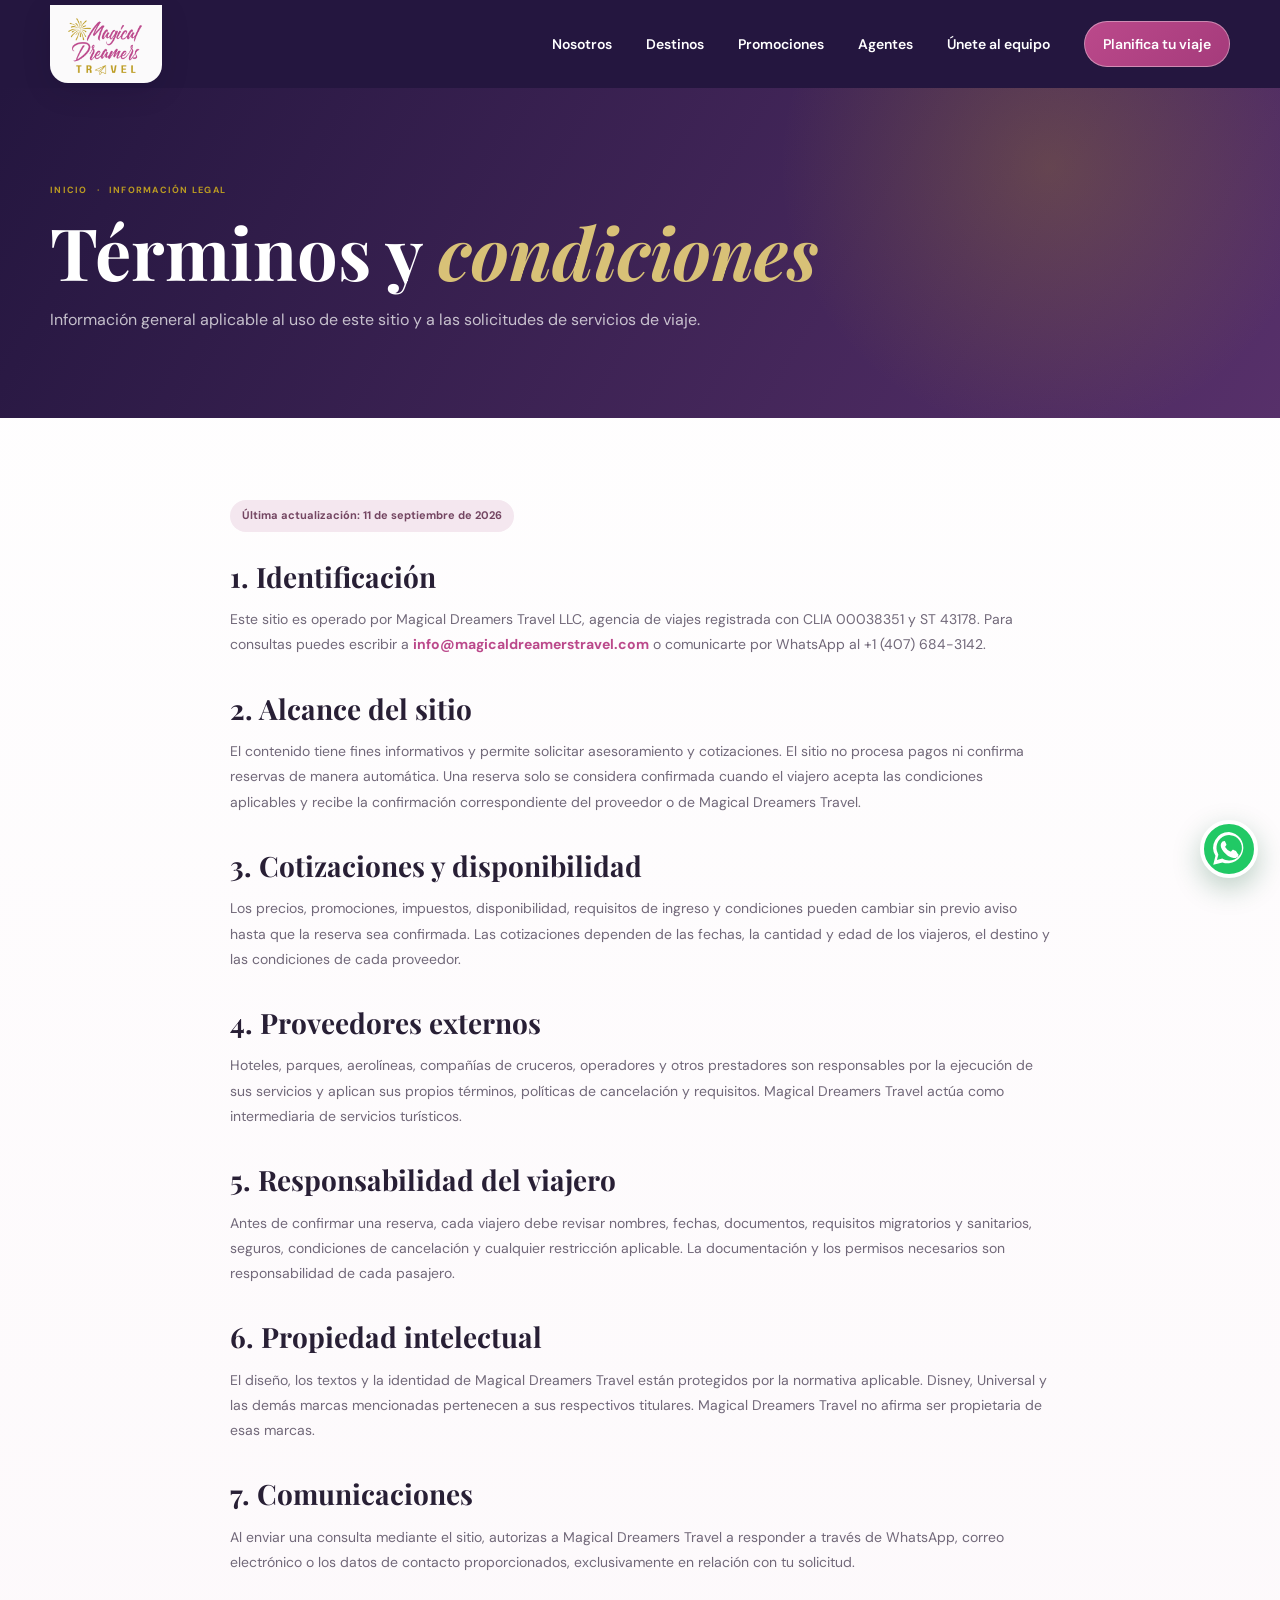
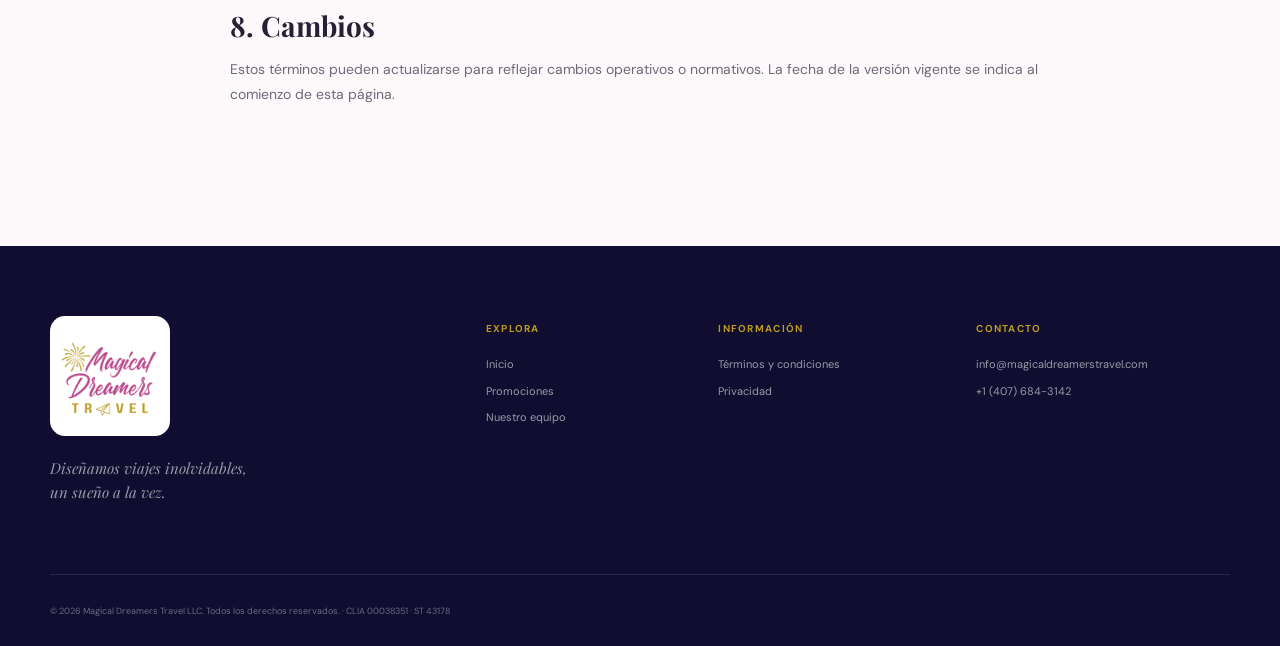
<file: terminos.html>
<!DOCTYPE html>
<html lang="es">
<head>
  <meta charset="UTF-8">
  <meta name="viewport" content="width=device-width, initial-scale=1.0">
  <meta name="description" content="Términos y condiciones de uso de Magical Dreamers Travel.">
  <meta name="theme-color" content="#24163f">
  <title>Términos y condiciones | Magical Dreamers Travel</title>
  <link rel="preconnect" href="https://fonts.googleapis.com">
  <link rel="preconnect" href="https://fonts.gstatic.com" crossorigin>
  <link href="https://fonts.googleapis.com/css2?family=DM+Sans:wght@400;500;600;700&family=Playfair+Display:ital,wght@0,600;0,700;1,600&display=swap" rel="stylesheet">
  <link rel="icon" href="assets/logo.png" type="image/png">
  <link rel="apple-touch-icon" href="assets/logo.png">
<link rel="stylesheet" href="styles.css?v=production-13">
</head>
<body class="inner-page legal-page">
  <a class="skip-link" href="#main">Saltar al contenido</a>
  <header class="site-header"><nav class="navbar container" aria-label="Navegación principal"><a class="brand" href="index.html" aria-label="Magical Dreamers Travel, inicio"><img src="assets/logo.png" alt="Magical Dreamers Travel"></a><div class="nav-links" id="nav-links"><a href="index.html#nosotros">Nosotros</a><a href="index.html#destinos">Destinos</a><a href="promociones.html">Promociones</a><a href="agentes.html">Agentes</a><a href="quiero-ser-agente.html">Únete al equipo</a><a href="index.html#contacto" class="nav-cta">Planifica tu viaje</a></div><button class="menu-toggle" id="menu-toggle" type="button" aria-label="Abrir menú" aria-expanded="false" aria-controls="nav-links"><span></span><span></span><span></span></button></nav></header>
  <main id="main">
    <section class="legal-hero"><div class="container legal-hero__content"><div class="breadcrumb"><a href="index.html">Inicio</a><span>·</span><span>Información legal</span></div><h1>Términos y <em>condiciones</em></h1><p>Información general aplicable al uso de este sitio y a las solicitudes de servicios de viaje.</p></div></section>
    <article class="legal-content">
      <span class="legal-updated">Última actualización: 11 de septiembre de 2026</span>
      <section><h2>1. Identificación</h2><p>Este sitio es operado por Magical Dreamers Travel LLC, agencia de viajes registrada con CLIA 00038351 y ST 43178. Para consultas puedes escribir a <a href="mailto:info@magicaldreamerstravel.com">info@magicaldreamerstravel.com</a> o comunicarte por WhatsApp al +1 (407) 684-3142.</p></section>
      <section><h2>2. Alcance del sitio</h2><p>El contenido tiene fines informativos y permite solicitar asesoramiento y cotizaciones. El sitio no procesa pagos ni confirma reservas de manera automática. Una reserva solo se considera confirmada cuando el viajero acepta las condiciones aplicables y recibe la confirmación correspondiente del proveedor o de Magical Dreamers Travel.</p></section>
      <section><h2>3. Cotizaciones y disponibilidad</h2><p>Los precios, promociones, impuestos, disponibilidad, requisitos de ingreso y condiciones pueden cambiar sin previo aviso hasta que la reserva sea confirmada. Las cotizaciones dependen de las fechas, la cantidad y edad de los viajeros, el destino y las condiciones de cada proveedor.</p></section>
      <section><h2>4. Proveedores externos</h2><p>Hoteles, parques, aerolíneas, compañías de cruceros, operadores y otros prestadores son responsables por la ejecución de sus servicios y aplican sus propios términos, políticas de cancelación y requisitos. Magical Dreamers Travel actúa como intermediaria de servicios turísticos.</p></section>
      <section><h2>5. Responsabilidad del viajero</h2><p>Antes de confirmar una reserva, cada viajero debe revisar nombres, fechas, documentos, requisitos migratorios y sanitarios, seguros, condiciones de cancelación y cualquier restricción aplicable. La documentación y los permisos necesarios son responsabilidad de cada pasajero.</p></section>
      <section><h2>6. Propiedad intelectual</h2><p>El diseño, los textos y la identidad de Magical Dreamers Travel están protegidos por la normativa aplicable. Disney, Universal y las demás marcas mencionadas pertenecen a sus respectivos titulares. Magical Dreamers Travel no afirma ser propietaria de esas marcas.</p></section>
      <section><h2>7. Comunicaciones</h2><p>Al enviar una consulta mediante el sitio, autorizas a Magical Dreamers Travel a responder a través de WhatsApp, correo electrónico o los datos de contacto proporcionados, exclusivamente en relación con tu solicitud.</p></section>
      <section><h2>8. Cambios</h2><p>Estos términos pueden actualizarse para reflejar cambios operativos o normativos. La fecha de la versión vigente se indica al comienzo de esta página.</p></section>
    </article>
  </main>
  <footer class="footer"><div class="container footer__top"><div class="footer__brand"><img src="assets/logo.png" alt="Magical Dreamers Travel"><p>Diseñamos viajes inolvidables, un sueño a la vez.</p></div><div class="footer__col"><h3>Explora</h3><a href="index.html">Inicio</a><a href="promociones.html">Promociones</a><a href="agentes.html">Nuestro equipo</a></div><div class="footer__col"><h3>Información</h3><a href="terminos.html">Términos y condiciones</a><a href="privacidad.html">Privacidad</a></div><div class="footer__col"><h3>Contacto</h3><a href="mailto:info@magicaldreamerstravel.com">info@magicaldreamerstravel.com</a><a class="whatsapp-action" href="#" data-message="Hola Magical Dreamers, quisiera realizar una consulta.">+1 (407) 684-3142</a></div></div><div class="container footer__bottom"><p>© <span id="year"></span> Magical Dreamers Travel LLC. Todos los derechos reservados. · CLIA 00038351 · ST 43178</p></div></footer>
  <button class="whatsapp whatsapp-action" type="button" aria-label="Contactar por WhatsApp" data-message="Hola Magical Dreamers, quisiera realizar una consulta."><span class="whatsapp__pulse"></span><svg viewBox="0 0 32 32" aria-hidden="true"><path d="M16 3a12 12 0 0 0-10.3 18.2L4 28l7-1.7A12 12 0 1 0 16 3Zm0 21.8c-1.7 0-3.4-.5-4.8-1.3l-.3-.2-4.1 1 1.1-4-.2-.4A9.7 9.7 0 1 1 16 24.8Zm5.3-7.2c-.3-.1-1.7-.8-2-1-.3-.1-.5-.1-.7.2l-.9 1c-.2.2-.4.2-.7.1a8 8 0 0 1-3.8-3.3c-.3-.5.3-.5.8-1.6.1-.2 0-.4 0-.6l-.9-2c-.2-.5-.5-.4-.7-.4h-.6c-.2 0-.6.1-.9.4-.3.4-1.2 1.2-1.2 2.9s1.2 3.3 1.4 3.6c.1.2 2.4 3.7 5.9 5.2 2.2.9 3 .9 4.1.7.7-.1 1.7-.7 1.9-1.4.2-.7.2-1.3.2-1.4-.1-.2-.3-.3-.6-.4Z"/></svg><span class="whatsapp__label">WhatsApp</span></button>
<script src="script.js?v=production-14"></script>
</body>
</html>
</file>
<file: styles.css>
:root {
  --navy: #24163f;
  --navy-2: #392354;
  --purple: #8e5ca7;
  --pink: #bb498b;
  --pink-light: #d66aa8;
  --gold: #bb9b22;
  --gold-light: #d8c177;
  --cream: #fcfaf7;
  --ink: #281f35;
  --muted: #716879;
  --white: #fff;
  --border: rgba(31, 28, 51, .11);
  --shadow: 0 24px 70px rgba(30, 21, 65, .13);
  --serif: "Playfair Display", Georgia, serif;
  --sans: "DM Sans", Arial, sans-serif;
}

* { box-sizing: border-box; }
html { scroll-behavior: smooth; overflow-x:hidden; }
body { margin: 0; color: var(--ink); background: var(--cream); font-family: var(--sans); line-height: 1.6; overflow-x: hidden; }
body.menu-open { overflow: hidden; }
img { display: block; max-width: 100%; }
a { color: inherit; text-decoration: none; }
button, input, select, textarea { font: inherit; }
button { cursor: pointer; }
.container { width: min(1180px, calc(100% - 48px)); margin-inline: auto; }
.section { padding: 112px 0; }
.center { display: flex; justify-content: center; margin-top: 54px; }
.skip-link { position: fixed; top: -80px; left: 20px; z-index: 999; padding: 12px 18px; background: var(--gold); color: var(--navy); border-radius: 0 0 10px 10px; font-weight: 700; }
.skip-link:focus { top: 0; }

.announcement { height: 35px; color: rgba(255,255,255,.84); background: var(--navy); font-size: 12px; letter-spacing: .02em; }
.announcement__inner { height: 100%; display: flex; align-items: center; justify-content: space-between; }
.announcement p { margin: 0; }
.announcement a { color: var(--gold); font-weight: 700; }
.spark { color: var(--gold); margin-right: 7px; }
.site-header { position: absolute; inset: 0 0 auto; z-index: 100; }
.navbar { height: 96px; display: flex; align-items: center; justify-content: space-between; }
.brand { display: flex; width: 112px; height: 92px; padding: 7px; align-items: center; justify-content: center; border-radius: 0 0 18px 18px; background: rgba(255,255,255,.98); box-shadow: 0 8px 30px rgba(12,8,33,.12); }
.brand img { width: 78px; height:78px; object-fit:contain; }
.nav-links { display: flex; align-items: center; gap: 34px; color: #fff; font-size: 14px; font-weight: 600; }
.nav-links > a:not(.nav-cta) { position: relative; }
.nav-links > a:not(.nav-cta)::after { content:""; position: absolute; left: 0; bottom: -7px; width: 0; height: 2px; background: var(--gold); transition: width .25s ease; }
.nav-links > a:hover::after { width: 100%; }
.nav-cta { padding: 11px 18px; border: 1px solid rgba(255,255,255,.38); border-radius: 999px; transition: .25s ease; }
.nav-cta:hover { color: var(--navy); background: var(--gold); border-color: var(--gold); }
.menu-toggle { display: none; width: 44px; height: 44px; background: rgba(255,255,255,.12); border: 1px solid rgba(255,255,255,.24); border-radius: 12px; }
.menu-toggle span { display: block; width: 20px; height: 2px; margin: 4px auto; background: #fff; transition: .25s; }

.hero { position: relative; min-height: 760px; height: 92vh; max-height: 940px; display: flex; align-items: center; overflow: hidden; color: #fff; background: var(--navy); }
.hero-slider, .hero-slide, .hero-overlay { position: absolute; inset: 0; }
.hero-slide { opacity: 0; background-position: center 38%; background-size: cover; transform: scale(1.05); transition: opacity 1.1s ease, transform 7s linear; }
.hero-slide.is-active { opacity: 1; transform: scale(1); }
.hero-overlay { background: linear-gradient(90deg, rgba(14,10,48,.94) 0%, rgba(22,16,68,.76) 43%, rgba(12,8,34,.2) 72%, rgba(12,8,34,.35) 100%), linear-gradient(0deg, rgba(15,10,43,.48), transparent 45%); }
.hero__content { position: relative; z-index: 2; padding-top: 112px; display: grid; grid-template-columns: 1fr .5fr; align-items: center; gap: 90px; }
.hero__copy { max-width: 720px; }
.eyebrow { display: flex; align-items: center; gap: 10px; margin-bottom: 20px; color: var(--pink); font-size: 12px; font-weight: 700; letter-spacing: .16em; text-transform: uppercase; }
.eyebrow > span { width: 28px; height: 1px; background: currentColor; }
.eyebrow--light { color: var(--gold); }
.hero h1, .section h2 { margin: 0; font-family: var(--serif); line-height: 1.05; letter-spacing: -.03em; }
.hero h1 { font-size: clamp(54px, 6vw, 82px); }
.hero h1 em, .section h2 em { color: var(--pink-light); font-weight: 600; }
.hero__copy > p { max-width: 630px; margin: 28px 0 34px; color: rgba(255,255,255,.8); font-size: 18px; }
.hero__actions { display: flex; flex-wrap: wrap; gap: 14px; }
.btn { min-height: 52px; display: inline-flex; align-items: center; justify-content: center; gap: 16px; padding: 0 24px; border: 1px solid transparent; border-radius: 999px; font-size: 14px; font-weight: 700; transition: transform .25s ease, background .25s ease, color .25s ease, box-shadow .25s ease; }
.btn:hover { transform: translateY(-2px); }
.btn--gold { color: var(--navy); background: var(--gold); box-shadow: 0 12px 32px rgba(237,189,63,.24); }
.btn--gold:hover { background: #ffd160; box-shadow: 0 16px 38px rgba(237,189,63,.32); }
.btn--glass { color: #fff; background: rgba(255,255,255,.08); border-color: rgba(255,255,255,.26); backdrop-filter: blur(10px); }
.btn--glass:hover { background: rgba(255,255,255,.15); }
.btn--primary { color: #fff; background: var(--pink); box-shadow: 0 14px 34px rgba(197,60,137,.25); }
.btn--primary:hover { background: #ac286f; }
.btn--outline-light { color: #fff; border-color: rgba(255,255,255,.35); }
.btn--outline-light:hover { color: var(--navy); background: #fff; }
.btn--full { width: 100%; border: 0; }
.play { width: 24px; height: 24px; display: grid; place-items: center; padding-left: 2px; border: 1px solid rgba(255,255,255,.55); border-radius: 50%; font-size: 8px; }
.hero__trust { display: flex; align-items: center; gap: 14px; margin-top: 34px; }
.avatars { display: flex; }
.avatars img { width: 38px; height: 38px; margin-left: -8px; object-fit: cover; border: 2px solid #fff; border-radius: 50%; }
.avatars img:first-child { margin-left: 0; }
.hero__trust p { margin: 0; color: rgba(255,255,255,.66); font-size: 11px; line-height: 1.4; }
.hero__trust strong { color: #fff; font-size: 12px; }
.hero__side-card { align-self: end; margin-bottom: 85px; padding: 20px 24px; border: 1px solid rgba(255,255,255,.22); border-radius: 16px; background: rgba(17,11,55,.36); backdrop-filter: blur(12px); }
.hero__side-card > span { display: block; margin-bottom: 3px; color: var(--gold); font-size: 10px; letter-spacing: .14em; text-transform: uppercase; }
.hero__side-card strong { font-family: var(--serif); font-size: 20px; }
.slider-dots { display: flex; gap: 0; margin-top: 4px; }
.slider-dots button { position:relative; width:40px; height:44px; padding:0; border:0; background:transparent; }
.slider-dots button::after { content:""; position:absolute; top:50%; left:50%; width:24px; height:3px; border-radius:9px; background:rgba(255,255,255,.3); transform:translate(-50%,-50%); }
.slider-dots button.is-active { width:48px; }
.slider-dots button.is-active::after { width:42px; background:var(--gold); }
.hero-scroll { position: absolute; z-index: 3; bottom: 24px; left: 50%; display: flex; flex-direction: column; align-items: center; gap: 7px; transform: translateX(-50%); color: rgba(255,255,255,.55); font-size: 9px; letter-spacing: .14em; text-transform: uppercase; }
.hero-scroll span { width: 1px; height: 26px; background: linear-gradient(var(--gold), transparent); }
.hero-stars i { position: absolute; z-index: 2; width: 3px; height: 3px; background: #fff; border-radius: 50%; box-shadow: 0 0 10px #fff; animation: twinkle 2s infinite alternate; }
.hero-stars i:nth-child(1) { top: 20%; left: 62%; }.hero-stars i:nth-child(2) { top: 35%; left: 88%; animation-delay:.4s }.hero-stars i:nth-child(3) { top: 16%; left: 79%; animation-delay:.9s }.hero-stars i:nth-child(4) { top: 56%; left: 72%; animation-delay:1.2s }.hero-stars i:nth-child(5) { top: 27%; left: 53%; animation-delay:1.5s }
@keyframes twinkle { to { opacity: .15; transform: scale(.5); } }

.benefits { position: relative; z-index: 4; margin-top: -1px; background: #fff; border-bottom: 1px solid var(--border); }
.benefits__grid { display: grid; grid-template-columns: repeat(4,1fr); }
.benefit { display: flex; align-items: center; gap: 15px; min-height: 126px; padding: 24px 20px; border-right: 1px solid var(--border); }
.benefit:first-child { border-left: 1px solid var(--border); }
.benefit__icon { width: 44px; height: 44px; flex: 0 0 auto; display: grid; place-items: center; color: var(--pink); background: #fbf0f6; border-radius: 50%; font-size: 20px; }
.benefit h3 { margin: 0 0 2px; font-size: 13px; }
.benefit p { margin: 0; color: var(--muted); font-size: 11px; }

.about { background: #fff; }
.about__grid { display: grid; grid-template-columns: 1.04fr .96fr; align-items: center; gap: 95px; }
.about__visual { position: relative; padding: 18px 24px 26px 0; }
.image-frame { position: relative; z-index: 2; overflow: hidden; aspect-ratio: 1.1; border-radius: 180px 16px 180px 16px; box-shadow: var(--shadow); }
.image-frame img { width: 100%; height: 100%; object-fit: cover; object-position: center; }
.about__badge { position: absolute; z-index: 3; right: -18px; bottom: 38px; width: 140px; height: 140px; display: flex; flex-direction: column; align-items: center; justify-content: center; color: #fff; background: var(--pink); border: 7px solid #fff; border-radius: 50%; box-shadow: 0 12px 40px rgba(95,26,78,.25); text-align: center; }
.about__badge strong { font-family: var(--serif); font-size: 37px; line-height: 1; }
.about__badge span { margin-top: 6px; font-size: 9px; line-height: 1.2; letter-spacing: .08em; text-transform: uppercase; }
.orbit { position: absolute; border: 1px solid rgba(197,60,137,.19); border-radius: 50%; }
.orbit--one { inset: 0 5px 5px 20px; }.orbit--two { width: 72px; height: 72px; top: -4px; right: 40px; border-color: rgba(237,189,63,.5); }
.section h2 { font-size: clamp(40px, 4.3vw, 61px); }
.about__copy .lead { margin: 30px 0 14px; color: var(--ink); font-family: var(--serif); font-size: 20px; line-height: 1.5; }
.about__copy > p:not(.lead) { color: var(--muted); font-size: 14px; }
.quote-mark { height: 34px; margin-top: 15px; color: var(--gold); font-family: var(--serif); font-size: 56px; line-height: 1; }
.about blockquote { margin: 0 0 22px; padding-left: 18px; border-left: 2px solid var(--gold); color: #464052; font-family: var(--serif); font-style: italic; font-size: 17px; }
.text-link { display: inline-flex; align-items: center; gap: 13px; color: var(--pink); font-size: 13px; font-weight: 700; }
.text-link span { transition: transform .25s ease; }.text-link:hover span { transform: translateX(5px); }

.destinations { background: var(--cream); }
.section-heading { max-width: 680px; margin-bottom: 52px; }
.section-heading--center { margin-inline: auto; text-align: center; }
.section-heading--center .eyebrow { justify-content: center; }
.section-heading p { max-width: 590px; margin: 20px auto 0; color: var(--muted); font-size: 14px; }
.destination-grid { display: grid; grid-template-columns: 1.05fr .95fr .95fr; grid-template-rows: 310px 280px; gap: 18px; }
.destination-card { position: relative; overflow: hidden; min-height: 260px; border-radius: 18px; background: var(--navy); box-shadow: 0 12px 34px rgba(20,17,59,.11); }
.destination-card--large { grid-row: span 2; }.destination-card--wide { grid-column: span 2; }
.destination-card::before { content:""; position:absolute; inset:0; background-image:var(--bg); background-size:cover; background-position:center; transition: transform .7s ease; }
.destination-card::after { content:""; position:absolute; inset:0; background:linear-gradient(0deg, rgba(15,11,45,.92), rgba(20,12,50,.02) 72%); }
.destination-card:hover::before { transform: scale(1.06); }
.destination-card__content { position:absolute; z-index:2; inset:auto 26px 25px; color:#fff; }
.destination-card__content > span { color:var(--gold); font-size:9px; font-weight:700; letter-spacing:.15em; text-transform:uppercase; }
.destination-card h3 { margin:4px 0; font-family:var(--serif); font-size:31px; }
.destination-card p { max-width:440px; margin:0 0 14px; color:rgba(255,255,255,.75); font-size:11px; }
.destination-card a { font-size:11px; font-weight:700; }

.promotions { overflow:hidden; color:#fff; background: linear-gradient(125deg, var(--navy) 0%, #2b1e6c 62%, #493093 100%); }
.promotions__grid { display:grid; grid-template-columns:.8fr 1.2fr; align-items:center; gap:90px; }
.promotions h2 { margin-bottom:24px; }
.promotions__intro p { margin:0 0 28px; color:rgba(255,255,255,.68); font-size:14px; }
.promo-stack { position:relative; min-height:420px; }
.promo-card { position:absolute; border-radius:22px; box-shadow:0 28px 70px rgba(3,1,20,.3); }
.promo-card--featured { inset:0 80px 20px 0; padding:42px; color:var(--navy); background:linear-gradient(145deg,#fff,#fff4e6); transform:rotate(-2deg); }
.promo-card--small { right:0; bottom:0; width:260px; padding:30px; color:#fff; background:linear-gradient(145deg,#cf4c93,#98316d); transform:rotate(5deg); }
.promo-card__top { display:flex; justify-content:space-between; align-items:center; }
.promo-tag { display:inline-flex; padding:5px 9px; color:#fff; background:var(--pink); border-radius:99px; font-size:8px; font-weight:700; letter-spacing:.12em; }
.promo-tag--dark { background:rgba(23,17,59,.8); }
.promo-date { color:var(--muted); font-size:9px; }
.promo-card h3 { margin:34px 0 14px; font-family:var(--serif); font-size:39px; line-height:1.06; }
.promo-card h3 em { color:var(--pink); }
.promo-card p { max-width:350px; color:var(--muted); font-size:12px; }
.promo-card a { display:inline-block; margin-top:15px; color:var(--pink); font-size:11px; font-weight:700; }
.promo-spark { position:absolute; right:35px; top:70px; color:var(--gold); font-size:58px; opacity:.7; }
.promo-card--small h3 { margin:22px 0 35px; font-size:23px; }.promo-card--small a { color:#fff; }

.process { background:#fff; }
.process .section-heading { margin-bottom:68px; }
.process__grid { position:relative; z-index:2; display:grid; grid-template-columns:repeat(4,1fr); gap:44px; }
.process__line { position:absolute; left:15%; right:15%; margin-top:116px; height:1px; background:repeating-linear-gradient(90deg,rgba(197,60,137,.35) 0 6px,transparent 6px 15px); }
.process-step { position:relative; text-align:center; }
.step-number { position:absolute; top:-20px; left:50%; color:rgba(197,60,137,.1); font-family:var(--serif); font-size:66px; font-weight:700; transform:translateX(-50%); }
.step-icon { position:relative; width:68px; height:68px; display:grid; place-items:center; margin:0 auto 24px; color:var(--pink); background:#fff; border:1px solid rgba(197,60,137,.2); border-radius:50%; box-shadow:0 8px 25px rgba(94,38,79,.08); font-size:24px; }
.process-step h3 { margin:0 0 8px; font-family:var(--serif); font-size:20px; }
.process-step p { margin:0; color:var(--muted); font-size:12px; }

.testimonials { background:linear-gradient(120deg,#f9f4f1,#f7eef5); }
.testimonials__grid { display:grid; grid-template-columns:.72fr 1.28fr; align-items:center; gap:80px; }
.testimonials__intro p { color:var(--muted); font-size:14px; }
.testimonial-arrows { display:flex; gap:10px; margin-top:30px; }
.testimonial-arrows button { width:42px; height:42px; color:var(--navy); background:#fff; border:1px solid var(--border); border-radius:50%; transition:.2s; }
.testimonial-arrows button:hover { color:#fff; background:var(--pink); }
.testimonial-window { overflow:hidden; }
.testimonial-track { display:flex; transition:transform .55s cubic-bezier(.2,.8,.2,1); }
.testimonial-card { min-width:100%; padding:44px; background:#fff; border-radius:22px; box-shadow:var(--shadow); }
.stars { color:var(--gold); font-size:13px; letter-spacing:4px; }
.testimonial-card blockquote { margin:24px 0 32px; font-family:var(--serif); font-size:24px; line-height:1.5; }
.testimonial-author { display:flex; align-items:center; gap:13px; }
.testimonial-author > span { width:42px; height:42px; display:grid; place-items:center; color:#fff; background:var(--pink); border-radius:50%; font-size:11px; font-weight:700; }
.testimonial-author strong,.testimonial-author small { display:block; }.testimonial-author strong { font-size:12px; }.testimonial-author small { color:var(--muted); font-size:10px; }

.agents { background:#fff; }
.agents__heading { display:flex; align-items:end; justify-content:space-between; gap:50px; margin-bottom:46px; }
.agents__heading > p { max-width:360px; margin:0 0 8px; color:var(--muted); font-size:13px; }
.agent-grid { display:grid; grid-template-columns:repeat(4,1fr); gap:18px; }
.agent-card { overflow:hidden; background:var(--cream); border-radius:17px; }
.agent-card img { width:100%; aspect-ratio:.86; object-fit:cover; object-position:top; filter:saturate(.9); transition:transform .55s ease,filter .55s ease; }
.agent-card:hover img { transform:scale(1.03); filter:saturate(1.05); }
.agent-card > div { padding:17px 19px 19px; }
.agent-card h3 { margin:0 0 2px; font-family:var(--serif); font-size:18px; }
.agent-card a { color:var(--pink); font-size:10px; }
.agents__footer { display:flex; align-items:center; justify-content:space-between; margin-top:35px; padding-top:25px; border-top:1px solid var(--border); }
.agents__footer p { margin:0; color:var(--muted); font-size:12px; }.agents__footer p span { margin-right:6px; color:var(--navy); font-family:var(--serif); font-size:25px; font-weight:700; }

.join { padding-top:0; background:#fff; }
.join__card { display:grid; grid-template-columns:.88fr 1.12fr; min-height:510px; overflow:hidden; padding:0; color:#fff; background:var(--navy); border-radius:26px; box-shadow:var(--shadow); }
.join__photo { background:linear-gradient(90deg,transparent 70%,var(--navy)),url('assets/team-night.jpg') center/cover; }
.join__content { position:relative; padding:72px 70px; }
.join__content h2 { font-size:48px; }.join__content p { color:rgba(255,255,255,.67); font-size:13px; }
.join__content ul { display:flex; flex-wrap:wrap; gap:10px 22px; margin:24px 0 30px; padding:0; list-style:none; }
.join__content li { font-size:11px; }.join__content li::before { content:"✓"; margin-right:7px; color:var(--gold); }
.join__spark { position:absolute; right:45px; top:30px; color:var(--gold); font-size:44px; opacity:.7; }

.contact { background:var(--cream); }
.contact__grid { display:grid; grid-template-columns:.75fr 1.25fr; align-items:center; gap:80px; }
.contact__intro > p { margin:24px 0 34px; color:var(--muted); font-size:14px; }
.contact__details { display:grid; gap:14px; }
.contact__details a { display:flex; align-items:center; gap:14px; font-size:12px; }
.contact__details a > span { width:38px; height:38px; display:grid; place-items:center; color:var(--pink); background:#fff; border-radius:50%; }
.contact__details small { display:block; color:var(--muted); font-size:9px; text-transform:uppercase; letter-spacing:.1em; }
.quote-form { position:relative; padding:42px; background:#fff; border-radius:24px; box-shadow:var(--shadow); }
.form-heading { display:flex; align-items:center; justify-content:space-between; margin-bottom:25px; }
.form-heading span { color:var(--pink); font-size:9px; font-weight:700; letter-spacing:.14em; }.form-heading h3 { margin:3px 0 0; font-family:var(--serif); font-size:25px; }.form-heading b { color:rgba(197,60,137,.1); font-family:var(--serif); font-size:55px; }
.form-row { display:grid; grid-template-columns:1fr 1fr; gap:14px; }
.quote-form label { display:block; margin-bottom:14px; color:#4d4859; font-size:10px; font-weight:600; }
.quote-form input,.quote-form select,.quote-form textarea { width:100%; margin-top:6px; padding:12px 13px; color:var(--ink); background:#fbfaf8; border:1px solid #e6e0dc; border-radius:9px; outline:none; font-size:12px; resize:vertical; transition:border .2s,box-shadow .2s; }
.quote-form input:focus,.quote-form select:focus,.quote-form textarea:focus { border-color:var(--pink); box-shadow:0 0 0 3px rgba(197,60,137,.09); }
.checkbox { display:flex!important; align-items:flex-start; gap:8px; font-weight:400!important; }.checkbox input { width:14px; margin:2px 0 0; accent-color:var(--pink); }.checkbox span { color:var(--muted); }
.form-note { margin:10px 0 0; color:var(--muted); font-size:9px; text-align:center; }
.form-success { display:none; margin-top:14px; padding:12px; color:#247a4b; background:#eaf8f0; border-radius:9px; font-size:11px; text-align:center; }.form-success.is-visible { display:block; }

.footer { padding-top:70px; color:#fff; background:#100d30; }
.footer__top { display:grid; grid-template-columns:1.5fr .7fr .8fr 1fr; gap:55px; padding-bottom:55px; }
.footer__brand img { width:120px; margin-bottom:20px; padding:10px; background:#fff; border-radius:15px; }.footer__brand p { max-width:210px; color:rgba(255,255,255,.58); font-family:var(--serif); font-style:italic; font-size:15px; }
.footer__col { display:flex; flex-direction:column; gap:9px; }.footer__col h3 { margin:5px 0 10px; color:var(--gold); font-size:10px; letter-spacing:.13em; text-transform:uppercase; }.footer__col a { color:rgba(255,255,255,.58); font-size:11px; transition:color .2s; }.footer__col a:hover { color:#fff; }
.footer__bottom { min-height:72px; display:flex; align-items:center; justify-content:space-between; border-top:1px solid rgba(255,255,255,.1); color:rgba(255,255,255,.38); font-size:9px; }.footer__bottom div { display:flex; gap:22px; }
.whatsapp { position:fixed; right:24px; bottom:24px; z-index:90; width:56px; height:56px; display:grid; place-items:center; background:#25d366; border:3px solid #fff; border-radius:50%; box-shadow:0 10px 25px rgba(0,0,0,.22); transition:transform .25s; }.whatsapp:hover { transform:translateY(-4px) scale(1.03); }.whatsapp svg { width:29px; fill:#fff; }

.reveal { opacity:0; transform:translateY(24px); transition:opacity .75s ease,transform .75s ease; }.reveal--delay { transition-delay:.15s; }.reveal.is-visible { opacity:1; transform:none; }

/* Organic transitions make every chapter feel intentional without overwhelming the brand. */
.section-curve { position:relative; }
.section-curve::before { content:""; position:absolute; z-index:1; top:-30px; left:-3%; width:106%; height:62px; pointer-events:none; border-radius:50% 50% 0 0 / 100% 100% 0 0; }
.section-curve > .container { position:relative; z-index:2; }
.section-curve--cream::before { background:#fff; }
.section-curve--navy::before { background:var(--cream); }
.section-curve--white::before { background:linear-gradient(125deg,var(--navy) 0%,#2b1e6c 62%,#493093 100%); }
.section-curve--rose::before { background:#fff; }
.testimonials.section-curve--white::before { background:linear-gradient(120deg,#f9f4f1,#f7eef5); }
.join.section-curve--cream::before { background:#fff; }

/* Redesigned planning journey */
.process { overflow:hidden; background:linear-gradient(180deg,#fff 0%,#fff 62%,#fff9fc 100%); }
.process-journey { position:relative; padding:26px 26px 34px; border:1px solid rgba(197,60,137,.11); border-radius:34px; background:rgba(255,255,255,.85); box-shadow:0 24px 65px rgba(52,34,82,.07); }
.process-journey::before,.process-journey::after { content:"✦"; position:absolute; color:var(--gold); font-size:23px; opacity:.65; }
.process-journey::before { top:-15px; left:7%; }.process-journey::after { right:5%; bottom:-13px; }
.process__grid { gap:18px; }
.process__line { position:absolute; z-index:0; top:91px; left:10%; right:10%; margin:0; height:2px; background:linear-gradient(90deg,transparent,rgba(197,60,137,.25) 8%,rgba(197,60,137,.25) 92%,transparent); }
.process__line span { position:absolute; left:0; top:-2px; width:20%; height:6px; border-radius:99px; background:linear-gradient(90deg,var(--pink),var(--gold)); box-shadow:0 0 18px rgba(197,60,137,.35); animation:journey 5s ease-in-out infinite; }
@keyframes journey { 0%,100%{left:0} 50%{left:80%} }
.process-step { padding:18px 16px 20px; border-radius:22px; transition:transform .3s ease,background .3s ease,box-shadow .3s ease; }
.process-step:hover { transform:translateY(-6px); background:#fff; box-shadow:0 18px 42px rgba(36,24,67,.09); }
.step-top { position:relative; min-height:86px; display:flex; align-items:center; justify-content:center; }
.step-number { position:absolute; top:-8px; left:13px; transform:none; color:rgba(197,60,137,.13); font-size:52px; }
.step-icon { position:relative; z-index:1; width:72px; height:72px; margin:0; color:#fff; background:linear-gradient(145deg,var(--pink),#8f3cac); border:7px solid #fff; box-shadow:0 9px 28px rgba(161,48,128,.25); }
.process-step:nth-child(2) .step-icon { background:linear-gradient(145deg,#6356c7,#3d2c8e); }
.process-step:nth-child(3) .step-icon { color:var(--navy); background:linear-gradient(145deg,#ffe184,var(--gold)); }
.process-step:nth-child(4) .step-icon { background:linear-gradient(145deg,#318cb2,#5147b7); }
.process-step h3 { margin:18px 0 8px; font-size:21px; }
.process-step p { min-height:58px; padding:0 7px; font-size:12px; }
.step-detail { display:inline-flex; margin-top:14px; padding:5px 10px; color:var(--pink); background:#fbecf4; border-radius:99px; font-size:8px; font-weight:700; letter-spacing:.1em; text-transform:uppercase; }

/* Testimonial viewport keeps every curved edge and shadow visible. */
.testimonial-window { overflow:hidden; margin:-25px; padding:25px; }
.testimonial-card { position:relative; overflow:hidden; border:1px solid rgba(197,60,137,.09); border-radius:30px 30px 90px 30px; box-shadow:0 24px 65px rgba(40,26,68,.1); }
.testimonial-card::after { content:"“"; position:absolute; right:34px; bottom:-42px; color:rgba(197,60,137,.07); font-family:var(--serif); font-size:180px; line-height:1; }

.agent-card span { color:var(--pink); font-size:10px; }

/* More legible floating contact control. */
.whatsapp { width:auto; min-width:58px; padding:0 18px 0 14px; gap:9px; color:#fff; border:3px solid #fff; }
.whatsapp svg { position:relative; z-index:2; width:28px; flex:0 0 auto; }
.whatsapp__label { position:relative; z-index:2; font-size:11px; font-weight:700; white-space:nowrap; }
.whatsapp__pulse { position:absolute; inset:-5px; border:2px solid rgba(37,211,102,.5); border-radius:999px; animation:waPulse 2s infinite; }
@keyframes waPulse { 0%{opacity:.65;transform:scale(.92)} 70%,100%{opacity:0;transform:scale(1.15)} }


/* Internal pages */
.inner-page { background:#fff; }
.inner-page .site-header { position:relative; background:var(--navy); }
.inner-page .announcement { background:#0d0a28; }
.inner-page .navbar { height:88px; }
.inner-page .brand { height:78px; }
.page-hero { position:relative; min-height:460px; display:flex; align-items:center; overflow:hidden; color:#fff; background:var(--navy); }
.page-hero::before { content:""; position:absolute; inset:0; background:linear-gradient(90deg,rgba(16,10,52,.95),rgba(29,18,80,.74),rgba(14,8,40,.28)),var(--hero-image) center/cover; }
.page-hero::after { content:""; position:absolute; left:-5%; right:-5%; bottom:-36px; height:75px; background:#fff; border-radius:50% 50% 0 0 / 100% 100% 0 0; }
.page-hero__content { position:relative; z-index:2; max-width:760px; padding:80px 0 95px; }
.page-hero h1 { margin:0; font-family:var(--serif); font-size:clamp(48px,6vw,78px); line-height:1.02; letter-spacing:-.03em; }
.page-hero h1 em { color:var(--pink-light); }
.page-hero p { max-width:610px; margin:22px 0 0; color:rgba(255,255,255,.75); font-size:16px; }
.breadcrumb { display:flex; align-items:center; gap:9px; margin-bottom:20px; color:var(--gold); font-size:9px; font-weight:700; letter-spacing:.14em; text-transform:uppercase; }
.page-intro { max-width:760px; margin:0 auto 55px; text-align:center; }.page-intro h2 { font-size:50px; }.page-intro p { color:var(--muted); }

.promo-page { background:linear-gradient(180deg,#fff,#fff8fb 55%,#fff); }
.promo-filter { display:flex; flex-wrap:wrap; justify-content:center; gap:9px; margin-bottom:38px; }
.promo-filter button { min-height:44px; padding:9px 18px; color:var(--muted); background:#fff; border:1px solid var(--border); border-radius:99px; font-size:11px; font-weight:700; }.promo-filter button.is-active { color:#fff; background:var(--pink); border-color:var(--pink); }
.offer-grid { display:grid; grid-template-columns:repeat(3,1fr); gap:22px; }
.offer-card { overflow:hidden; background:#fff; border:1px solid var(--border); border-radius:22px 22px 65px 22px; box-shadow:0 18px 50px rgba(36,22,66,.08); transition:transform .3s; }.offer-card:hover { transform:translateY(-7px); }
.offer-card__image { position:relative; aspect-ratio:1.55; overflow:hidden; }.offer-card__image img { width:100%; height:100%; object-fit:cover; transition:transform .6s; }.offer-card:hover img { transform:scale(1.05); }.offer-card__badge { position:absolute; left:16px; top:16px; padding:6px 10px; color:#fff; background:var(--pink); border-radius:99px; font-size:8px; font-weight:700; letter-spacing:.1em; }
.offer-card__body { padding:25px 24px 30px; }.offer-card__body small { color:var(--pink); font-weight:700; letter-spacing:.1em; }.offer-card h3 { margin:8px 0 10px; font-family:var(--serif); font-size:24px; line-height:1.2; }.offer-card p { color:var(--muted); font-size:12px; }.offer-card button,.offer-card__cta { display:inline-flex; align-items:center; min-height:44px; margin:8px 0 -10px; padding:8px 0; color:var(--pink); background:none; border:0; font-size:11px; font-weight:700; text-align:left; }
.offer-note { margin-top:42px; padding:24px 28px; display:flex; align-items:center; gap:18px; color:#fff; background:linear-gradient(110deg,var(--navy),#362278); border-radius:18px 18px 50px 18px; }.offer-note span { color:var(--gold); font-size:25px; }.offer-note p { margin:0; font-size:12px; }

.team-page { background:linear-gradient(180deg,#fff,#faf6fb); }
.team-toolbar { display:flex; align-items:center; justify-content:space-between; gap:20px; margin-bottom:34px; }.team-search { width:min(420px,100%); padding:13px 18px; border:1px solid var(--border); border-radius:99px; outline:none; }.team-count { color:var(--muted); font-size:11px; }.team-count strong { color:var(--pink); }
.full-agent-grid { display:grid; grid-template-columns:repeat(4,1fr); gap:15px; }
.agent-mini { position:relative; min-width:0; padding:20px 16px; display:flex; align-items:flex-start; gap:13px; background:#fff; border:1px solid var(--border); border-radius:18px 18px 42px 18px; transition:transform .25s,box-shadow .25s; }.agent-mini:hover { transform:translateY(-4px); box-shadow:0 14px 35px rgba(44,27,72,.09); }.agent-mini__avatar { width:48px; height:48px; flex:0 0 auto; display:grid; place-items:center; color:#fff; background:var(--avatar,linear-gradient(145deg,var(--pink),#6d40a9)); border-radius:50%; font-family:var(--serif); font-size:17px; font-weight:700; }.agent-mini__content { min-width:0; flex:1; }.agent-mini h3 { margin:0 0 5px; font-family:var(--serif); font-size:15px; line-height:1.25; }.agent-mini__links { display:grid; gap:4px; }.agent-mini__links a { display:block; max-width:100%; color:var(--pink); font-size:9px; line-height:1.35; overflow-wrap:anywhere; }.agent-mini__links a:hover { text-decoration:underline; }.agent-mini__links .agent-mini__email { color:var(--muted); }
.empty-agents { display:none; padding:55px; color:var(--muted); text-align:center; }
.data-state { display:flex; min-height:190px; align-items:center; justify-content:center; flex-direction:column; gap:14px; margin:24px 0; padding:35px; color:var(--muted); background:rgba(255,255,255,.72); border:1px solid var(--border); border-radius:22px 22px 58px 22px; text-align:center; }
.data-state[hidden] { display:none; }
.data-state p { max-width:520px; margin:0; font-size:14px; line-height:1.6; }
.data-state--error { color:#6d3658; background:#fff7fb; border-color:rgba(197,60,137,.22); }
.data-state--empty { color:var(--purple); background:rgba(255,255,255,.55); }
.data-state__loader { width:38px; height:38px; border:3px solid rgba(197,60,137,.18); border-top-color:var(--pink); border-radius:50%; animation:data-spin .8s linear infinite; }
.data-state:not(.data-state--loading) .data-state__loader { display:none; }
.promo-filter button:disabled,.team-search:disabled { cursor:not-allowed; opacity:.48; }
@keyframes data-spin { to { transform:rotate(360deg); } }
@media (prefers-reduced-motion:reduce) { .data-state__loader { animation-duration:1.8s; } }

.career-page { background:linear-gradient(180deg,#fff,#fff8fb); }
.career-layout { display:grid; grid-template-columns:.78fr 1.22fr; gap:65px; align-items:start; }
.career-copy { position:sticky; top:35px; }.career-copy h2 { font-size:47px; }.career-copy > p { color:var(--muted); }.career-benefits { display:grid; gap:12px; margin-top:28px; }.career-benefit { display:flex; gap:14px; padding:17px; background:#fff; border:1px solid var(--border); border-radius:15px 15px 34px 15px; }.career-benefit span { width:36px; height:36px; flex:0 0 auto; display:grid; place-items:center; color:var(--pink); background:#fbecf4; border-radius:50%; }.career-benefit span svg { width:17px; height:17px; display:block; }.career-benefit h3 { margin:0; font-size:12px; }.career-benefit p { margin:2px 0 0; color:var(--muted); font-size:10px; }
.career-form { padding:42px; background:#fff; border-radius:26px 26px 76px 26px; box-shadow:var(--shadow); }
.form-progress { display:grid; grid-template-columns:repeat(3,1fr); gap:7px; margin-bottom:30px; }.form-progress i { height:4px; background:#eee8eb; border-radius:99px; }.form-progress i.is-active { background:linear-gradient(90deg,var(--pink),var(--gold)); }
.form-step { display:none; }.form-step.is-active { display:block; animation:formIn .35s ease; } @keyframes formIn{from{opacity:0;transform:translateX(12px)}to{opacity:1;transform:none}}
.form-step > span { color:var(--pink); font-size:9px; font-weight:700; letter-spacing:.14em; }.form-step h3 { margin:4px 0 22px; font-family:var(--serif); font-size:27px; }
.career-form label { display:block; margin-bottom:15px; color:#4d4859; font-size:10px; font-weight:600; }.career-form input,.career-form select,.career-form textarea { width:100%; margin-top:6px; padding:13px; color:var(--ink); background:#fbfaf8; border:1px solid #e6e0dc; border-radius:10px; outline:none; font-size:12px; }.career-form input:focus,.career-form select:focus,.career-form textarea:focus { border-color:var(--pink); box-shadow:0 0 0 3px rgba(197,60,137,.09); }
.form-nav { display:flex; justify-content:space-between; gap:12px; margin-top:22px; }.form-nav .btn { border:0; }.btn--muted { color:var(--muted); background:#f4f0f2; }
.choice-grid { display:grid; grid-template-columns:1fr 1fr; gap:10px; }.choice-card { position:relative; }.choice-card input { position:absolute; opacity:0; }.choice-card span { display:block; padding:17px; color:var(--muted); background:#fbfaf8; border:1px solid #e6e0dc; border-radius:13px; font-size:11px; text-align:center; cursor:pointer; }.choice-card input:checked + span { color:var(--pink); background:#fff2f8; border-color:var(--pink); box-shadow:0 0 0 3px rgba(197,60,137,.07); }

@media (max-width:1024px) {
  .full-agent-grid { grid-template-columns:repeat(3,1fr); }.offer-grid { grid-template-columns:1fr 1fr; }.career-layout { gap:38px; }
}

@media (max-width: 1024px) {
  .container { width:min(100% - 36px, 920px); }
  .nav-links { gap:20px; }
  .hero__content { grid-template-columns:1fr; }.hero__side-card { display:none; }
  .benefits__grid { grid-template-columns:repeat(2,1fr); }.benefit:nth-child(3) { border-left:1px solid var(--border); }
  .about__grid,.promotions__grid,.testimonials__grid,.contact__grid { gap:50px; }
  .about__badge { right:-5px; }
  .destination-grid { grid-template-columns:1fr 1fr; grid-template-rows:330px 280px 280px; }.destination-card--large { grid-row:span 2; }.destination-card--wide { grid-column:span 2; }
  .promotions__grid { grid-template-columns:.7fr 1.3fr; }
  .process__grid { gap:20px; }
  .join__content { padding:60px 42px; }.join__content h2 { font-size:40px; }
  .footer__top { grid-template-columns:1.2fr repeat(3,1fr); gap:30px; }
}

@media (max-width: 760px) {
  .container { width:calc(100% - 30px); }.section { padding:78px 0; }
  .announcement { height:30px; }.announcement__inner { justify-content:center; }.announcement a { display:none; }
  .navbar { height:78px; }.brand { width:88px; height:74px; }.brand img { width:68px; }
  .menu-toggle { display:block; position:relative; z-index:3; }
  .nav-links { position:fixed; inset:0; display:flex; flex-direction:column; align-items:center; justify-content:center; gap:26px; color:#fff; background:rgba(21,17,59,.98); transform:translateX(100%); transition:transform .35s ease; }
  .nav-links.is-open { transform:none; }.nav-links a { font-family:var(--serif); font-size:24px; }.nav-links .nav-cta { font-family:var(--sans); font-size:13px; }
  .menu-toggle.is-active span:nth-child(1) { transform:translateY(6px) rotate(45deg); }.menu-toggle.is-active span:nth-child(2) { opacity:0; }.menu-toggle.is-active span:nth-child(3) { transform:translateY(-6px) rotate(-45deg); }
  .hero { min-height:720px; height:100svh; max-height:820px; }.hero-overlay { background:linear-gradient(90deg,rgba(14,10,48,.93),rgba(20,12,55,.55)),linear-gradient(0deg,rgba(14,10,48,.75),transparent 55%); }.hero-slide { background-position:61% center; }.hero-slide:nth-child(2) { background-position:58% center; }.hero-slide:nth-child(3) { background-position:center; }.hero-slide--team-universal { background-position:43% center; }
  .hero__content { padding-top:90px; }.hero h1 { font-size:49px; }.hero__copy > p { margin:22px 0 27px; font-size:15px; }.hero__actions { align-items:stretch; }.hero__actions .btn { width:100%; }.hero__trust { margin-top:26px; }.hero-scroll { display:none; }
  .benefits__grid { grid-template-columns:1fr 1fr; }.benefit { min-height:130px; padding:20px 10px; flex-direction:column; align-items:flex-start; gap:9px; }.benefit__icon { width:37px; height:37px; }.benefit h3 { font-size:11px; }.benefit p { font-size:9px; }
  .about__grid { grid-template-columns:1fr; gap:55px; }.about__visual { padding-right:10px; }.image-frame { aspect-ratio:.95; border-radius:120px 14px 120px 14px; }.about__badge { width:116px; height:116px; right:-3px; bottom:25px; }.about__badge strong { font-size:30px; }
  .section h2 { font-size:40px; }.about__copy .lead { font-size:18px; }.section-heading { margin-bottom:38px; }
  .destination-grid { display:grid; grid-template-columns:1fr; grid-template-rows:auto; }.destination-card,.destination-card--large,.destination-card--wide { grid-column:auto; grid-row:auto; min-height:330px; }.destination-card--large { min-height:430px; }.destination-card__content { inset:auto 20px 21px; }
  .promotions__grid { grid-template-columns:1fr; gap:45px; }.promo-stack { min-height:390px; }.promo-card--featured { inset:0 25px 35px 0; padding:30px; }.promo-card--featured h3 { font-size:32px; }.promo-card--small { width:210px; padding:24px; }.promo-spark { display:none; }
  .process__line { display:none; }.process__grid { grid-template-columns:1fr 1fr; gap:45px 18px; }.step-number { font-size:54px; }.step-icon { width:60px; height:60px; }
  .testimonials__grid { grid-template-columns:1fr; gap:35px; }.testimonial-card { padding:30px 25px; }.testimonial-card blockquote { font-size:20px; }.testimonial-arrows { margin-top:20px; }
  .agents__heading { display:block; }.agents__heading > p { margin-top:20px; }.agent-grid { grid-template-columns:1fr 1fr; gap:12px; }.agent-card > div { padding:13px; }.agent-card h3 { font-size:15px; }.agents__footer { display:block; }.agents__footer .text-link { margin-top:12px; }
  .join { padding-bottom:60px; }.join__card { width:calc(100% - 30px); grid-template-columns:1fr; }.join__photo { min-height:260px; background:linear-gradient(0deg,var(--navy),transparent 50%),url('assets/team-night.jpg') center/cover; }.join__content { padding:45px 26px 50px; }.join__content h2 { font-size:37px; }.join__content ul { display:grid; }
  .contact__grid { grid-template-columns:1fr; gap:45px; }.quote-form { padding:28px 20px; }.form-row { grid-template-columns:1fr; gap:0; }.form-heading b { font-size:43px; }
  .footer { padding-top:55px; }.footer__top { grid-template-columns:1fr 1fr; gap:36px 24px; }.footer__brand { grid-column:span 2; }.footer__bottom { padding:22px 0; display:block; }.footer__bottom div { margin-top:10px; }.whatsapp { right:16px; bottom:16px; width:52px; height:52px; }
}

@media (max-width: 380px) {
  .hero h1 { font-size:42px; }.hero__copy > p { font-size:14px; }.eyebrow { font-size:10px; }
  .process__grid { grid-template-columns:1fr; }.agent-grid { grid-template-columns:1fr; }.agent-card img { aspect-ratio:1.05; }
}

@media (prefers-reduced-motion: reduce) {
  html { scroll-behavior:auto; } *,*::before,*::after { animation-duration:.01ms!important; animation-iteration-count:1!important; transition-duration:.01ms!important; }.reveal { opacity:1; transform:none; }
}

@media (max-width:760px) {
  .section-curve::before { top:-18px; height:40px; }
  .nav-links { padding:95px 28px 44px; justify-content:flex-start; overflow-y:auto; background:radial-gradient(circle at 15% 15%,rgba(197,60,137,.2),transparent 32%),radial-gradient(circle at 90% 80%,rgba(237,189,63,.11),transparent 30%),rgba(21,17,59,.99); }
  .nav-links::before { content:"Explora la magia"; margin:20px 0 4px; color:var(--gold); font-family:var(--sans); font-size:9px; font-weight:700; letter-spacing:.18em; text-transform:uppercase; }
  .nav-links a { width:min(290px,100%); padding:8px 0; border-bottom:1px solid rgba(255,255,255,.08); font-size:22px; text-align:left; }
  .nav-links .nav-cta { margin-top:7px; padding:13px 18px; border:0; background:var(--gold); color:var(--navy); text-align:center; }
  .process .section-heading { margin-bottom:35px; }
  .process-journey { padding:16px 15px 24px; border-radius:26px; }
  .process__grid { grid-template-columns:1fr; gap:8px; }
  .process__line { top:55px; bottom:55px; left:51px; right:auto; width:2px; height:auto; background:linear-gradient(transparent,rgba(197,60,137,.24) 8%,rgba(197,60,137,.24) 92%,transparent); }
  .process__line span { display:none; }
  .process-step { display:grid; grid-template-columns:78px 1fr; grid-template-areas:"top title" "top copy" "top tag"; padding:13px 8px; text-align:left; }
  .step-top { grid-area:top; min-height:76px; }.step-number { left:-2px; top:-4px; font-size:40px; }.step-icon { width:58px; height:58px; border-width:5px; }
  .process-step h3 { grid-area:title; margin:7px 0 2px; font-size:19px; }.process-step p { grid-area:copy; min-height:auto; margin:0; padding:0 5px 0 0; font-size:11px; }.step-detail { grid-area:tag; justify-self:start; margin-top:8px; }
  .testimonial-window { margin:-14px; padding:14px; }.testimonial-card { border-radius:24px 24px 58px 24px; }
  .whatsapp { right:12px; bottom:12px; min-width:54px; width:54px; height:54px; padding:0; }.whatsapp__label { display:none; }.whatsapp svg { width:29px; }
  .inner-page .announcement { display:none; }.inner-page .navbar { height:78px; }.inner-page .site-header { position:relative; }
  .page-hero { min-height:420px; }.page-hero__content { padding:70px 0 90px; }.page-hero h1 { font-size:48px; }.page-hero p { font-size:14px; }.page-hero::after { bottom:-20px; height:45px; }
  .page-intro { margin-bottom:38px; }.page-intro h2 { font-size:39px; }
  .offer-grid { grid-template-columns:1fr; }.offer-card { border-radius:20px 20px 52px 20px; }.offer-note { align-items:flex-start; border-radius:17px 17px 45px 17px; }
  .data-state { min-height:150px; margin:18px 0; padding:28px 18px; border-radius:18px 18px 44px 18px; }
  .team-toolbar { display:block; }.team-search { width:100%; }.team-count { margin-top:12px; }.full-agent-grid { grid-template-columns:1fr 1fr; gap:10px; }.agent-mini { padding:15px 12px; display:block; text-align:center; border-radius:16px 16px 36px 16px; }.agent-mini__avatar { width:45px; height:45px; margin:0 auto 8px; }.agent-mini__links a { font-size:10px; }.empty-agents { padding:35px 10px; }
  .career-layout { grid-template-columns:1fr; gap:38px; }.career-copy { position:static; }.career-copy h2 { font-size:39px; }.career-form { padding:29px 20px 36px; border-radius:22px 22px 58px 22px; }.choice-grid { grid-template-columns:1fr; }
}

/* Real traveler stories */
.testimonials { overflow:hidden; background:radial-gradient(circle at 86% 12%,rgba(212,175,55,.11),transparent 24%),linear-gradient(120deg,#faf6f3,#f8eff6); }
.testimonials__grid { grid-template-columns:minmax(250px,.56fr) minmax(0,1.44fr); gap:clamp(40px,6vw,86px); }
.testimonials__intro { align-self:center; }
.testimonials__intro > p { max-width:390px; line-height:1.75; }
.testimonial-controls { display:flex; align-items:center; gap:22px; margin-top:28px; }
.testimonial-arrows { margin:0; }
.testimonial-arrows button { display:grid; place-items:center; cursor:pointer; font-size:18px; box-shadow:0 8px 24px rgba(44,27,66,.08); }
.testimonial-arrows button:focus-visible,.testimonial-media:focus-visible,.testimonial-modal button:focus-visible { outline:3px solid var(--gold-light); outline-offset:4px; }
.testimonial-counter { display:flex; align-items:baseline; gap:5px; margin:0; color:var(--muted); font-size:12px; letter-spacing:.08em; }
.testimonial-counter strong { color:var(--navy); font-family:var(--serif); font-size:26px; font-weight:600; }
.testimonial-progress { width:min(100%,260px); height:2px; margin-top:20px; overflow:hidden; background:rgba(197,60,137,.15); border-radius:99px; }
.testimonial-progress span { display:block; width:6.25%; height:100%; background:linear-gradient(90deg,var(--pink),var(--gold)); border-radius:inherit; transition:width .45s ease; }
.testimonial-hint { margin-top:13px!important; color:rgba(69,53,76,.72)!important; font-size:11px!important; }
.testimonial-window { min-width:0; margin:0; padding:0; overflow:hidden; border:1px solid rgba(82,51,82,.08); border-radius:30px 30px 72px 30px; background:#fff; box-shadow:0 28px 70px rgba(49,28,67,.13); contain:paint; }
.testimonial-track { align-items:stretch; }
.testimonial-card { display:grid; grid-template-columns:minmax(0,1.12fr) minmax(245px,.88fr); min-width:100%; padding:0; overflow:hidden; border-radius:0; box-shadow:none; }
.testimonial-media { position:relative; min-height:490px; display:grid; place-items:center; padding:24px; overflow:hidden; color:inherit; background:radial-gradient(circle at 50% 42%,#fff 0%,#fbf7fa 57%,#f5edf3 100%); border:0; cursor:zoom-in; }
.testimonial-media::before { content:""; position:absolute; inset:17px; pointer-events:none; border:1px solid rgba(197,60,137,.13); border-radius:22px; }
.testimonial-image { position:relative; z-index:1; width:100%; height:440px; object-fit:contain; filter:drop-shadow(0 12px 18px rgba(42,24,58,.12)); transition:transform .35s ease; }
.testimonial-media:hover .testimonial-image { transform:scale(1.018); }
.testimonial-zoom { position:absolute; z-index:2; right:29px; bottom:29px; display:flex; align-items:center; gap:7px; min-height:38px; padding:0 14px; color:#fff; background:rgba(35,22,60,.9); border:1px solid rgba(255,255,255,.34); border-radius:999px; box-shadow:0 8px 22px rgba(28,15,48,.2); font-size:18px; backdrop-filter:blur(8px); }
.testimonial-zoom b { font-size:10px; letter-spacing:.06em; text-transform:uppercase; }
.testimonial-copy { display:flex; flex-direction:column; justify-content:center; min-width:0; padding:42px 36px 42px 34px; background:linear-gradient(155deg,#fff 0%,#fff 68%,#fff9fc 100%); }
.testimonial-meta { display:flex; align-items:center; justify-content:space-between; gap:16px; }
.testimonial-meta > span:last-child { color:rgba(71,54,78,.42); font-size:10px; font-weight:700; letter-spacing:.15em; }
.testimonial-card blockquote { margin:25px 0 30px; font-family:var(--serif); font-size:clamp(20px,1.65vw,26px); line-height:1.45; }
.testimonial-author { margin-top:auto; }
.testimonial-author strong { font-size:12px; line-height:1.35; }
.testimonial-author small { margin-top:3px; font-size:10px; }
.testimonial-card.has-image-error .testimonial-media { display:none; }
.testimonial-card.has-image-error { grid-template-columns:1fr; }
.testimonial-card.has-image-error .testimonial-copy { min-height:490px; padding:clamp(32px,6vw,72px); }

.testimonial-modal { width:min(94vw,1120px); max-width:none; height:min(92dvh,900px); max-height:none; padding:0; overflow:hidden; color:var(--navy); background:#fbf7fa; border:0; border-radius:24px; box-shadow:0 30px 100px rgba(13,8,33,.45); }
.testimonial-modal::backdrop { background:rgba(17,10,39,.82); backdrop-filter:blur(8px); }
.testimonial-modal__header { height:74px; display:flex; align-items:center; justify-content:space-between; gap:20px; padding:0 22px 0 28px; background:#fff; border-bottom:1px solid rgba(78,49,80,.1); }
.testimonial-modal__header div { display:grid; gap:3px; }
.testimonial-modal__header > div { min-width:0; }
.testimonial-modal__header span { color:var(--pink); font-size:9px; font-weight:800; letter-spacing:.17em; }
.testimonial-modal__header strong { overflow:hidden; font-family:var(--serif); font-size:19px; text-overflow:ellipsis; white-space:nowrap; }
.testimonial-modal__header button { position:relative; z-index:2; width:42px; height:42px; display:grid; place-items:center; flex:0 0 auto; margin-left:auto; color:var(--navy); background:var(--cream); border:0; border-radius:50%; cursor:pointer; font-size:27px; line-height:1; }
.testimonial-modal__viewport { height:calc(100% - 74px); display:grid; place-items:center; overflow:auto; overscroll-behavior:contain; padding:22px; }
.testimonial-modal__viewport img { display:block; max-width:100%; max-height:none; margin:auto; object-fit:contain; border-radius:12px; box-shadow:0 12px 40px rgba(37,21,55,.15); }
.testimonial-modal.is-portrait .testimonial-modal__viewport img { width:auto; max-height:100%; }
.testimonial-modal.is-landscape .testimonial-modal__viewport img { width:auto; min-width:min(900px,calc(100vw - 110px)); }
body.has-open-review { overflow:hidden; }

@media (max-width:1024px) {
  .testimonials__grid { grid-template-columns:1fr; gap:34px; }
  .testimonials__intro { display:grid; grid-template-columns:1fr auto; column-gap:28px; align-items:end; }
  .testimonials__intro .eyebrow,.testimonials__intro h2,.testimonials__intro > p,.testimonial-progress,.testimonial-hint { grid-column:1; }
  .testimonial-controls { grid-column:2; grid-row:1 / span 3; align-self:end; flex-direction:column; margin:0 0 4px; }
  .testimonial-progress { width:260px; }
}

@media (max-width:760px) {
  .testimonials.section { padding-top:82px; padding-bottom:88px; }
  .testimonials__grid { width:min(100% - 40px,1180px); gap:28px; }
  .testimonials__intro { display:block; }
  .testimonials__intro { min-width:0; }
  .testimonials__intro h2 { max-width:100%; font-size:clamp(34px,9.3vw,40px); overflow-wrap:normal; }
  .testimonials__intro > p { font-size:13px; }
  .testimonial-controls { flex-direction:row; justify-content:space-between; margin-top:22px; }
  .testimonial-progress { width:100%; }
  .testimonial-window { margin:0; padding:0; border-radius:24px 24px 54px 24px; }
  .testimonial-card { display:block; }
  .testimonial-media { min-height:0; height:430px; padding:18px; }
  .testimonial-media::before { inset:12px; border-radius:17px; }
  .testimonial-image { height:394px; }
  .testimonial-zoom { right:22px; bottom:22px; min-height:36px; padding:0 12px; }
  .testimonial-copy { min-height:265px; padding:29px 25px 34px; }
  .testimonial-card blockquote { margin:17px 0 24px; font-size:20px; line-height:1.45; }
  .testimonial-card.has-image-error .testimonial-copy { min-height:500px; padding:32px 25px; }
  .testimonial-modal { inset:8px; width:auto; height:calc(100dvh - 16px); margin:0; border-radius:20px; }
  .testimonial-modal__header { height:66px; padding:0 13px 0 18px; }
  .testimonial-modal__header strong { font-size:16px; }
  .testimonial-modal__viewport { width:100%; max-width:100%; height:calc(100% - 66px); display:block; padding:14px; }
  .testimonial-modal.is-portrait .testimonial-modal__viewport img { width:100%; max-height:none; }
  .testimonial-modal.is-landscape .testimonial-modal__viewport img { min-width:760px; }
}

@media (max-width:430px) {
  .testimonials__grid { width:calc(100% - 34px); }
  .testimonial-media { height:400px; }
  .testimonial-image { height:364px; }
  .testimonial-copy { min-height:275px; padding:27px 22px 33px; }
  .testimonial-hint { padding-right:6px; }
}

@media (prefers-reduced-motion:reduce) {
  .testimonial-track,.testimonial-progress span,.testimonial-image { transition:none; }
}

@media (max-width:390px) {
  .hero h1 { font-size:40px; }.hero__copy > p { font-size:13px; }.hero__trust p { max-width:190px; }
  .full-agent-grid { grid-template-columns:1fr; }.agent-mini { display:flex; text-align:left; }.agent-mini__avatar { margin:0; }
}

/* Final floating controls: simple, circular and visually balanced. */
.whatsapp { right:22px; bottom:22px; width:58px; min-width:58px; height:58px; padding:0; display:grid; place-items:center; color:#fff; background:#21c965; border:4px solid #fff; border-radius:50%; box-shadow:0 10px 28px rgba(16,94,51,.28); }
.whatsapp__label { display:none; }
.whatsapp svg { width:29px; height:29px; }
.whatsapp__pulse { inset:-5px; border-radius:50%; }
.back-to-top { position:fixed; right:27px; bottom:94px; z-index:88; width:48px; height:48px; display:grid; place-items:center; color:var(--navy); background:#fff; border:1px solid rgba(21,17,59,.12); border-radius:50%; box-shadow:0 9px 25px rgba(28,19,57,.16); font-size:20px; opacity:0; visibility:hidden; transform:translateY(9px); transition:.25s ease; }
.back-to-top.is-visible { opacity:1; visibility:visible; transform:none; }
.back-to-top:hover { color:#fff; background:var(--pink); }

.promo-card--dining { background-image:linear-gradient(90deg,#fff 0%,#fff8f1 51%,rgba(255,248,241,.2) 72%),url('assets/dining-plan.webp'); background-size:cover; background-position:center; }
.promo-card--dining h3,.promo-card--dining p,.promo-card--dining a { position:relative; z-index:2; max-width:55%; }
.promo-card--dining .promo-card__top { position:relative; z-index:2; }
.promo-card--dining::after { content:""; position:absolute; inset:0; background:linear-gradient(90deg,rgba(255,255,255,.02),transparent); pointer-events:none; }

.team-values { padding:34px 0; color:#fff; background:linear-gradient(110deg,var(--navy),#34216f); }
.team-values__grid { display:grid; grid-template-columns:repeat(3,1fr); gap:20px; }
.team-values article { display:flex; align-items:center; justify-content:center; gap:14px; min-height:72px; border-right:1px solid rgba(255,255,255,.14); }
.team-values article:last-child { border:0; }
.team-values strong { color:var(--gold); font-family:var(--serif); font-size:28px; }
.team-values span { max-width:120px; color:rgba(255,255,255,.68); font-size:10px; line-height:1.3; text-transform:uppercase; letter-spacing:.06em; }

.whatsapp-cta { padding:0 0 80px; background:var(--cream); }
.promo-page + .whatsapp-cta { padding:0 0 90px; background:linear-gradient(180deg,#fff8fb,#fff); }
.whatsapp-cta__card { position:relative; overflow:hidden; min-height:200px; display:grid; grid-template-columns:auto 1fr auto; align-items:center; gap:26px; padding:38px 44px; color:#fff; background:radial-gradient(circle at 8% 30%,rgba(37,211,102,.25),transparent 23%),linear-gradient(110deg,var(--navy),#38247d); border-radius:24px 24px 70px 24px; box-shadow:0 24px 65px rgba(25,18,57,.18); }
.whatsapp-cta__card::after { content:"✦"; position:absolute; right:32%; top:-22px; color:rgba(237,189,63,.18); font-size:110px; }
.whatsapp-cta__icon { position:relative; z-index:2; width:68px; height:68px; display:grid; place-items:center; background:#25d366; border:5px solid rgba(255,255,255,.95); border-radius:50%; box-shadow:0 10px 30px rgba(20,175,84,.25); }
.whatsapp-cta__icon svg { width:34px; fill:#fff; }
.whatsapp-cta__card > div:nth-child(2) { position:relative; z-index:2; }
.whatsapp-cta__card span { color:var(--gold); font-size:9px; font-weight:700; letter-spacing:.15em; }
.whatsapp-cta__card h2 { margin:4px 0 5px; font-family:var(--serif); font-size:30px; line-height:1.14; }
.whatsapp-cta__card p { margin:0; color:rgba(255,255,255,.65); font-size:12px; }
.btn--whatsapp { position:relative; z-index:2; color:#0c4124; background:#fff; border:0; }
.btn--whatsapp:hover { color:#fff; background:#25d366; }

@media (max-width:760px) {
  .whatsapp { right:14px; bottom:14px; width:54px; min-width:54px; height:54px; padding:0; }
  .back-to-top { right:17px; bottom:80px; width:46px; height:46px; }
  .promo-card--dining { background-image:linear-gradient(90deg,#fff 0%,#fff8f1 68%,rgba(255,248,241,.62)),url('assets/dining-plan.webp'); background-position:65% center; }
  .promo-card--dining h3,.promo-card--dining p,.promo-card--dining a { max-width:82%; }
  .team-values { padding:22px 0; }.team-values__grid { grid-template-columns:1fr; gap:0; }.team-values article { justify-content:flex-start; min-height:66px; padding-left:18px; border-right:0; border-bottom:1px solid rgba(255,255,255,.12); }.team-values article:last-child { border:0; }
  .whatsapp-cta { padding:0 0 60px; }.whatsapp-cta__card { grid-template-columns:56px 1fr; gap:18px; padding:28px 22px 32px; border-radius:21px 21px 55px 21px; }.whatsapp-cta__icon { width:56px; height:56px; border-width:4px; }.whatsapp-cta__icon svg { width:28px; }.whatsapp-cta__card h2 { font-size:23px; }.whatsapp-cta__card p { font-size:11px; }.whatsapp-cta__card .btn { grid-column:1 / -1; width:100%; }
}

/* Cleaner hierarchy for the team page. */
.agents-page .page-hero::after { display:none; }
.agents-page .team-values { position:relative; z-index:2; margin:0; padding:40px 0; }
.agents-page .team-values::before { content:""; position:absolute; inset:0 0 auto; height:1px; background:rgba(255,255,255,.12); }
.agents-page .team-page.section-curve::before { display:none; }
.agents-page .team-page { padding-top:98px; }
.agents-page .join__content { display:flex; flex-direction:column; align-items:flex-start; justify-content:center; padding:72px 68px; }
.agents-page .join__content .eyebrow { margin-bottom:24px; }
.agents-page .join__content h2 { max-width:650px; margin:0 0 22px; font-size:48px; line-height:1.16; letter-spacing:-.025em; }
.agents-page .join__content p { max-width:580px; margin:0 0 30px; color:rgba(255,255,255,.72); font-size:14px; line-height:1.75; }
.agents-page .join__content .btn { margin-top:2px; }

@media (max-width:760px) {
  .agents-page .team-values { padding:18px 0; }
  .agents-page .team-page { padding-top:72px; }
  .agents-page .join__content { padding:48px 26px 54px; }
  .agents-page .join__content .eyebrow { margin-bottom:18px; }
  .agents-page .join__content h2 { margin-bottom:18px; font-size:37px; line-height:1.17; }
.agents-page .join__content p { margin-bottom:26px; font-size:12px; line-height:1.7; }
}

/* Mobile polish: safe gutters, predictable icons and layouts designed for touch. */
.play { position:relative; width:28px; height:28px; flex:0 0 28px; display:grid; place-items:center; border:1px solid rgba(255,255,255,.5); border-radius:50%; }
.play::before { content:""; width:0; height:0; margin-left:2px; border-top:5px solid transparent; border-bottom:5px solid transparent; border-left:7px solid currentColor; }
.step-icon svg { width:27px; height:27px; fill:none; stroke:currentColor; stroke-width:1.8; stroke-linecap:round; stroke-linejoin:round; }

@media (max-width:760px) {
  html,body { max-width:100%; overflow-x:hidden; }
  body .container {
    width:calc(100% - 48px);
    max-width:none;
    margin-inline:auto;
  }
  .section { padding:76px 0; }
  .section h2 { font-size:clamp(38px,10.5vw,46px); line-height:1.08; }
  .section-heading p,.about__copy > p,.promotions__intro > p { line-height:1.7; }
  .announcement__inner { min-width:0; padding-left:max(8px, env(safe-area-inset-left)); padding-right:max(8px, env(safe-area-inset-right)); }
  .navbar { padding-left:max(0px, env(safe-area-inset-left)); padding-right:max(0px, env(safe-area-inset-right)); }

  .hero { min-height:720px; height:100svh; max-height:880px; }
  .hero__content { padding-top:88px; }
  .hero h1 { max-width:100%; font-size:clamp(42px,11.5vw,51px); line-height:1.02; }
  .hero__copy > p { font-size:15px; line-height:1.6; }
  .hero__actions { gap:12px; }
  .hero__actions .btn { min-height:56px; }
  .hero__trust { align-items:center; }

  .process-journey { padding:18px 12px 22px; border-radius:26px; box-shadow:0 18px 46px rgba(52,34,82,.09); }
  .process-journey::before { left:24px; }
  .process__grid { position:relative; z-index:1; gap:12px; }
  .process-journey .process__line {
    display:block;
    top:48px;
    bottom:48px;
    left:47px;
    right:auto;
    width:3px;
    height:auto;
    border-radius:99px;
    background:linear-gradient(180deg,var(--pink),#7051c7 42%,var(--gold) 70%,#338eb5);
    box-shadow:0 0 18px rgba(197,60,137,.18);
  }
  .process__line span { display:none; }
  .process-step {
    grid-template-columns:70px minmax(0,1fr);
    padding:17px 10px;
    background:rgba(255,255,255,.92);
    border:1px solid rgba(30,20,62,.065);
    border-radius:19px;
    box-shadow:0 8px 24px rgba(48,30,79,.045);
  }
  .step-top { min-height:72px; }
  .step-number { display:none; }
  .step-icon { width:54px; height:54px; border-width:5px; box-shadow:0 8px 22px rgba(78,42,117,.2); }
  .step-icon svg { width:24px; height:24px; }
  .process-step h3 { margin:5px 0 4px; font-size:20px; line-height:1.18; }
  .process-step p { padding-right:2px; font-size:12px; line-height:1.55; }
  .step-detail { margin-top:10px; padding:6px 10px; font-size:8px; }
  .process .center { margin-top:28px; }
  .process .center .btn { width:100%; }

  .promotions__grid { gap:36px; }
  .promo-stack { min-height:0; display:grid; gap:16px; }
  .promo-card,.promo-card--featured,.promo-card--small {
    position:relative;
    inset:auto;
    width:100%;
    transform:none;
  }
  .promo-card--featured {
    min-height:0;
    padding:214px 24px 30px;
    overflow:hidden;
    border-radius:24px 24px 54px 24px;
  }
  .promo-card--dining {
    background-color:#fffaf5;
    background-image:url('assets/dining-plan.webp');
    background-size:100% 190px;
    background-position:center top;
    background-repeat:no-repeat;
  }
  .promo-card--dining::before { content:""; position:absolute; z-index:0; inset:155px 0 auto; height:70px; background:linear-gradient(transparent,#fffaf5 72%); pointer-events:none; }
  .promo-card--dining::after { display:none; }
  .promo-card--dining h3,.promo-card--dining p,.promo-card--dining a { max-width:100%; }
  .promo-card--featured h3 { font-size:34px; line-height:1.04; }
  .promo-card--featured p { line-height:1.55; }
  .promo-card--small { min-height:178px; padding:28px 26px; border-radius:22px 22px 52px 22px; }
  .promo-card--small h3 { max-width:250px; font-size:31px; line-height:1.05; }
  .promo-date,.promo-spark { display:none; }

  .about__copy .lead { line-height:1.5; }
  .join__card { width:calc(100% - 48px); margin-inline:auto; }
  .quote-form input,.quote-form select,.quote-form textarea,.career-form input,.career-form select,.career-form textarea,.team-search { font-size:16px; }
  .btn,.nav-links a,.menu-toggle,.back-to-top,.whatsapp { touch-action:manipulation; }
}

@media (max-width:380px) {
  .hero h1 { font-size:40px; }
  .process-journey { padding-left:9px; padding-right:9px; }
  .process-step { grid-template-columns:64px minmax(0,1fr); padding-left:7px; padding-right:7px; }
  .process-journey .process__line { left:42px; }
  .step-icon { width:50px; height:50px; }
}

/* Keep the review gallery flush after the shared production overrides above. */
.testimonial-window { padding:0; }
.testimonial-card::after { display:none; }

@media (max-width:760px) {
  .testimonial-window { padding:0; }
  .testimonials__intro { width:100%; max-width:100%; overflow:hidden; }
  .testimonials__intro h2 { font-size:34px; }
  .testimonials__intro h2 em { display:block; font-size:.9em; }
  .testimonial-controls { width:100%; }
  .testimonial-controls { position:relative; }
  .testimonial-counter { position:absolute; left:122px; right:auto; bottom:4px; display:flex; flex:0 0 auto; }
}

/* Production identity and legal pages */
.nav-cta,.btn--primary { background:linear-gradient(135deg,var(--pink),#a53b7b); }
.btn--gold { background:linear-gradient(135deg,#d8c177,var(--gold)); }
.eyebrow,.offer-card__body small,.agent-card span,.agent-mini span { color:var(--pink); }
.promo-card--small { background:linear-gradient(145deg,var(--pink),#963f79); }
.team-values,.whatsapp-cta__card { background:linear-gradient(115deg,var(--navy),#4a2c61 65%,var(--purple)); }
.process-step:nth-child(2) .step-icon { background:linear-gradient(145deg,var(--purple),#684378); }
.process-step:nth-child(3) .step-icon { background:linear-gradient(145deg,var(--gold-light),var(--gold)); }
.checkbox a { color:var(--pink); font-weight:700; text-decoration:underline; text-underline-offset:2px; }
.agent-mini:focus-visible,.whatsapp-action:focus-visible { outline:3px solid var(--gold-light); outline-offset:4px; }
.hero { contain:paint; }
.hero-slider { overflow:hidden; }
.hero-slide,.hero-slide.is-active { transform:none; }
.testimonial-window { min-width:0; margin:0; padding:25px; contain:paint; }

.legal-page { background:linear-gradient(180deg,#fff 0%,#fcf7fa 100%); }
.legal-hero { min-height:330px; display:flex; align-items:center; color:#fff; background:radial-gradient(circle at 82% 24%,rgba(187,155,34,.24),transparent 25%),linear-gradient(120deg,var(--navy),#57306a); }
.legal-hero__content { padding:80px 0 70px; }
.legal-hero .breadcrumb { margin-bottom:16px; }
.legal-hero h1 { max-width:780px; margin:0; font-family:var(--serif); font-size:clamp(42px,6vw,72px); line-height:1.05; }
.legal-hero h1 em { color:var(--gold-light); }
.legal-hero p { max-width:650px; margin:18px 0 0; color:rgba(255,255,255,.72); }
.legal-content { width:min(820px,calc(100% - 48px)); margin:0 auto; padding:82px 0 105px; }
.legal-content .legal-updated { display:inline-flex; margin-bottom:28px; padding:7px 12px; color:#744662; background:#f4e7ef; border-radius:99px; font-size:11px; font-weight:700; }
.legal-content section { margin-bottom:34px; }
.legal-content h2 { margin:0 0 10px; font-family:var(--serif); font-size:28px; line-height:1.2; }
.legal-content p,.legal-content li { color:var(--muted); font-size:14px; line-height:1.8; }
.legal-content ul { margin:10px 0 0; padding-left:22px; }
.legal-content a { color:var(--pink); font-weight:700; }

@media (max-width:760px) {
  .brand { width:90px; height:82px; padding:7px; }
  .brand img { width:68px; height:68px; }
  .footer__bottom p { line-height:1.65; }
  .testimonial-window { margin:0; padding:14px; }
  .legal-hero { min-height:300px; }
  .legal-hero__content { padding:65px 0 58px; }
  .legal-content { width:calc(100% - 48px); padding:62px 0 82px; }
  .legal-content h2 { font-size:25px; }
  .legal-content p,.legal-content li { font-size:13px; }
  .career-form { padding-bottom:92px; }
  .form-zone-visible .whatsapp,.form-zone-visible .back-to-top { opacity:0!important; visibility:hidden!important; pointer-events:none; }
}

/* Postulación de agentes */
.career-hero { min-height:620px; }
.career-hero::before { background:linear-gradient(90deg,rgba(18,10,50,.96) 0%,rgba(35,19,72,.82) 45%,rgba(19,11,48,.34) 78%,rgba(15,9,37,.28)),var(--hero-image) center 48%/cover; }
.career-hero .page-hero__content { padding-top:145px; padding-bottom:125px; }
.career-hero .btn { margin-top:28px; }
.career-intro { position:relative; overflow:hidden; background:#fff; }
.career-intro::before { content:""; position:absolute; width:420px; height:420px; top:-180px; right:-180px; border:1px solid rgba(187,73,139,.13); border-radius:50%; box-shadow:0 0 0 55px rgba(187,73,139,.035),0 0 0 110px rgba(187,155,34,.025); }
.career-intro__grid { position:relative; display:grid; grid-template-columns:.92fr 1.08fr; align-items:center; gap:72px; }
.career-intro__copy h2 { max-width:560px; font-size:clamp(42px,4.5vw,62px); }
.career-intro__copy > p { max-width:600px; margin:18px 0 0; color:var(--muted); font-size:14px; line-height:1.8; }
.career-intro__copy .career-intro__lead { margin-top:26px; color:var(--ink); font-family:var(--serif); font-size:20px; font-weight:600; line-height:1.55; }
.career-intro .career-benefits { grid-template-columns:repeat(3,1fr); gap:10px; }
.career-intro .career-benefit { min-width:0; padding:14px 12px; display:block; }
.career-intro .career-benefit > span { margin-bottom:10px; }
.career-intro .career-benefit h3 { font-size:11px; }
.career-intro .career-benefit p { font-size:9px; line-height:1.5; }
.career-community { position:relative; min-height:610px; }
.career-community figure { position:absolute; margin:0; overflow:hidden; background:var(--navy); box-shadow:var(--shadow); }
.career-community img { width:100%; height:100%; object-fit:cover; }
.career-community__main { inset:0 68px 86px 0; border-radius:28px 110px 28px 28px; }
.career-community__main img { object-position:center center; }
.career-community__secondary { width:49%; height:235px; right:0; bottom:0; border:8px solid #fff; border-radius:24px 24px 80px 24px; }
.career-community__badge { position:absolute; left:-28px; bottom:42px; width:190px; padding:20px 22px; color:#fff; background:linear-gradient(135deg,var(--pink),#8e3b83); border-radius:18px 18px 48px 18px; box-shadow:0 18px 45px rgba(93,32,83,.25); }
.career-community__badge strong,.career-community__badge span { display:block; }
.career-community__badge strong { font-family:var(--serif); font-size:20px; }
.career-community__badge span { margin-top:4px; color:rgba(255,255,255,.75); font-size:9px; line-height:1.5; }

.career-page { position:relative; background:radial-gradient(circle at 6% 12%,rgba(187,73,139,.1),transparent 24%),radial-gradient(circle at 94% 88%,rgba(187,155,34,.1),transparent 22%),linear-gradient(145deg,var(--navy),#392354); }
.career-page::before { content:""; position:absolute; left:-5%; right:-5%; top:-36px; height:76px; background:#fff; border-radius:0 0 50% 50% / 0 0 100% 100%; }
.application-heading { position:relative; max-width:940px; margin-bottom:38px; color:#fff; }
.application-heading h2 { font-size:clamp(42px,5vw,64px); }
.application-heading p { max-width:650px; margin:14px 0 0; color:rgba(255,255,255,.7); }
.career-form--extended { position:relative; width:min(940px,calc(100% - 48px)); margin:0 auto; padding:48px 56px 52px; border:1px solid rgba(255,255,255,.7); border-radius:28px 28px 86px 28px; }
.form-status { display:flex; align-items:center; justify-content:space-between; gap:20px; margin-bottom:13px; }
.form-status div span,.form-status div strong { display:block; }
.form-status div span { color:var(--pink); font-size:9px; font-weight:700; letter-spacing:.13em; text-transform:uppercase; }
.form-status div strong { margin-top:2px; color:var(--ink); font-family:var(--serif); font-size:20px; }
.form-status > span { color:var(--gold); font-size:12px; font-weight:700; }
.career-form--extended .form-progress { grid-template-columns:repeat(7,1fr); margin-bottom:35px; }
.career-form--extended .form-step h3 { margin-bottom:27px; font-size:32px; }
.career-form--extended label,.career-form--extended legend { color:#443c50; font-size:12px; line-height:1.55; }
.career-form--extended input,.career-form--extended select,.career-form--extended textarea { min-height:50px; padding:13px 15px; font-size:14px; }
.career-form--extended textarea { resize:vertical; }
.form-fieldset { min-width:0; margin:0 0 20px; padding:0; border:0; }
.form-fieldset legend { margin-bottom:8px; font-weight:600; }
.form-fieldset[data-checkbox-group].is-invalid::after { content:"Selecciona al menos una opción."; display:block; margin-top:8px; color:#a52f5f; font-size:11px; font-weight:700; }
.choice-grid--compact { grid-template-columns:repeat(2,minmax(0,150px)); }
.choice-grid--compact .choice-card { margin:0; }
.choice-grid--compact .choice-card span { min-height:48px; display:grid; place-items:center; padding:12px; font-size:12px; }
.conditional-field { margin-top:2px; animation:formIn .25s ease; }
.conditional-panel { margin:8px 0 22px; padding:20px; background:#fbf7fa; border:1px solid rgba(187,73,139,.12); border-radius:16px; }
.eligibility-message { margin:-3px 0 24px; padding:18px 20px; color:#603746; background:#fff4f6; border:1px solid #efc7d4; border-left:4px solid var(--pink); border-radius:10px 16px 16px 10px; }
.eligibility-message strong { display:block; font-family:var(--serif); font-size:18px; }
.eligibility-message p { margin:5px 0 0; color:#76525e; font-size:11px; line-height:1.65; }
.field-help { display:block; margin-top:7px; color:var(--muted); font-size:10px; font-weight:400; }
.check-grid { display:grid; grid-template-columns:1fr 1fr; gap:9px; }
.check-option { position:relative; margin:0!important; }
.check-option input { position:absolute; width:1px; height:1px; opacity:0; }
.check-option span { min-height:48px; display:flex; align-items:center; padding:11px 14px 11px 42px; color:var(--muted); background:#fbfaf8; border:1px solid #e6e0dc; border-radius:12px; cursor:pointer; }
.check-option span::before { content:""; position:absolute; left:15px; top:50%; width:16px; height:16px; border:1px solid #c9c0c7; border-radius:5px; transform:translateY(-50%); }
.check-option input:checked + span { color:var(--pink); background:#fff2f8; border-color:var(--pink); }
.check-option input:checked + span::before { background:var(--pink); border-color:var(--pink); box-shadow:inset 0 0 0 4px #fff; }
.application-acknowledgements { margin-top:22px; padding:22px; background:#fbfaf8; border:1px solid var(--border); border-radius:18px; }
.application-acknowledgements > p { margin:0 0 18px; color:var(--ink); font-weight:700; }
.application-acknowledgements .checkbox { align-items:flex-start; margin-bottom:15px; font-size:11px; font-weight:400; line-height:1.55; }
.application-acknowledgements .checkbox:last-child { margin-bottom:0; }
.application-acknowledgements .checkbox input { flex:0 0 18px; width:18px; min-height:18px; margin:2px 0 0; }
.form-success { margin-top:20px; padding:16px 18px; color:#28523c; background:#edf9f2; border:1px solid #bfe4cd; border-radius:14px; }
.form-success strong,.form-success span { display:block; }
.form-success span { margin-top:2px; font-size:11px; }
.h-captcha { margin:14px 0; }
.captcha-error { margin:0 0 14px; color:#b3261e; font-size:12px; }
.email-status { margin:14px 0 0; padding:12px 14px; border-radius:12px; font-size:12px; line-height:1.5; }
.email-status--sending { color:#5c4b20; background:#fff8dc; border:1px solid #ead995; }
.email-status--success { color:#28523c; background:#edf9f2; border:1px solid #bfe4cd; }
.email-status--error { color:#7d2e2e; background:#fff1f1; border:1px solid #efc3c3; }
.quote-form button:disabled,.career-form button:disabled { cursor:wait; opacity:.65; }
.career-form--extended .form-nav { margin-top:30px; }

@media (max-width:1024px) {
  .career-intro__grid { gap:42px; }
  .career-community { min-height:540px; }
  .career-community__badge { left:-10px; }
}

@media (max-width:760px) {
  .career-hero { min-height:600px; }
  .career-hero::before { background:linear-gradient(0deg,rgba(17,9,47,.96) 5%,rgba(27,14,62,.66) 58%,rgba(17,9,47,.38)),var(--hero-image) 54% center/cover; }
  .career-hero .page-hero__content { padding:125px max(2px,env(safe-area-inset-right)) 104px max(2px,env(safe-area-inset-left)); }
  .career-hero .page-hero__content h1 { font-size:clamp(39px,11vw,50px); line-height:1.04; }
  .career-hero .page-hero__content p { margin-top:18px; font-size:14px; line-height:1.65; }
  .career-hero .btn { width:100%; margin-top:24px; }
  .career-intro { padding-top:82px; }
  .career-intro__grid { grid-template-columns:1fr; gap:50px; }
  .career-intro__copy h2 { font-size:40px; }
  .career-intro__copy .career-intro__lead { font-size:18px; }
  .career-intro .career-benefits { grid-template-columns:1fr; }
  .career-intro .career-benefit { display:flex; padding:16px; }
  .career-intro .career-benefit > span { margin-bottom:0; }
  .career-community { min-height:430px; }
  .career-community__main { inset:0 24px 65px 0; border-radius:22px 72px 22px 22px; }
  .career-community__secondary { width:52%; height:155px; border-width:5px; border-radius:18px 18px 50px 18px; }
  .career-community__badge { left:10px; bottom:18px; width:165px; padding:15px 17px; }
  .career-page { padding-top:98px; padding-bottom:88px; }
  .career-page::before { top:-18px; height:40px; }
  .application-heading { margin-bottom:28px; }
  .application-heading h2 { font-size:40px; }
  .application-heading p { font-size:13px; }
  .career-form--extended { width:calc(100% - 30px); padding:28px 20px 88px; border-radius:22px 22px 58px 22px; }
  .career-form--extended .form-progress { gap:4px; margin-bottom:27px; }
  .career-form--extended .form-step h3 { font-size:27px; line-height:1.2; }
  .career-form--extended label,.career-form--extended legend { font-size:12px; }
  .choice-grid--compact { grid-template-columns:1fr 1fr; }
  .check-grid { grid-template-columns:1fr; }
  .conditional-panel,.application-acknowledgements { padding:17px; }
  .career-form--extended .form-nav { flex-direction:column-reverse; align-items:stretch; }
  .career-form--extended .form-nav .btn { width:100%; }
  .career-form--extended .form-nav > span:empty { display:none; }
}

@media (max-width:380px) {
  .career-hero .page-hero__content h1,.career-intro__copy h2,.application-heading h2 { font-size:37px; }
  .career-community { min-height:390px; }
  .career-community__secondary { height:135px; }
  .career-form--extended { width:calc(100% - 24px); padding-inline:16px; }
  .form-status div strong { font-size:18px; }
}

/* Official WhatsApp mark, sized for immediate recognition on every screen. */
.whatsapp svg { width:42px; height:42px; }
.whatsapp__pulse { display:none; }

@media (max-width:760px) {
  .whatsapp svg { width:40px; height:40px; }
}
</file>
